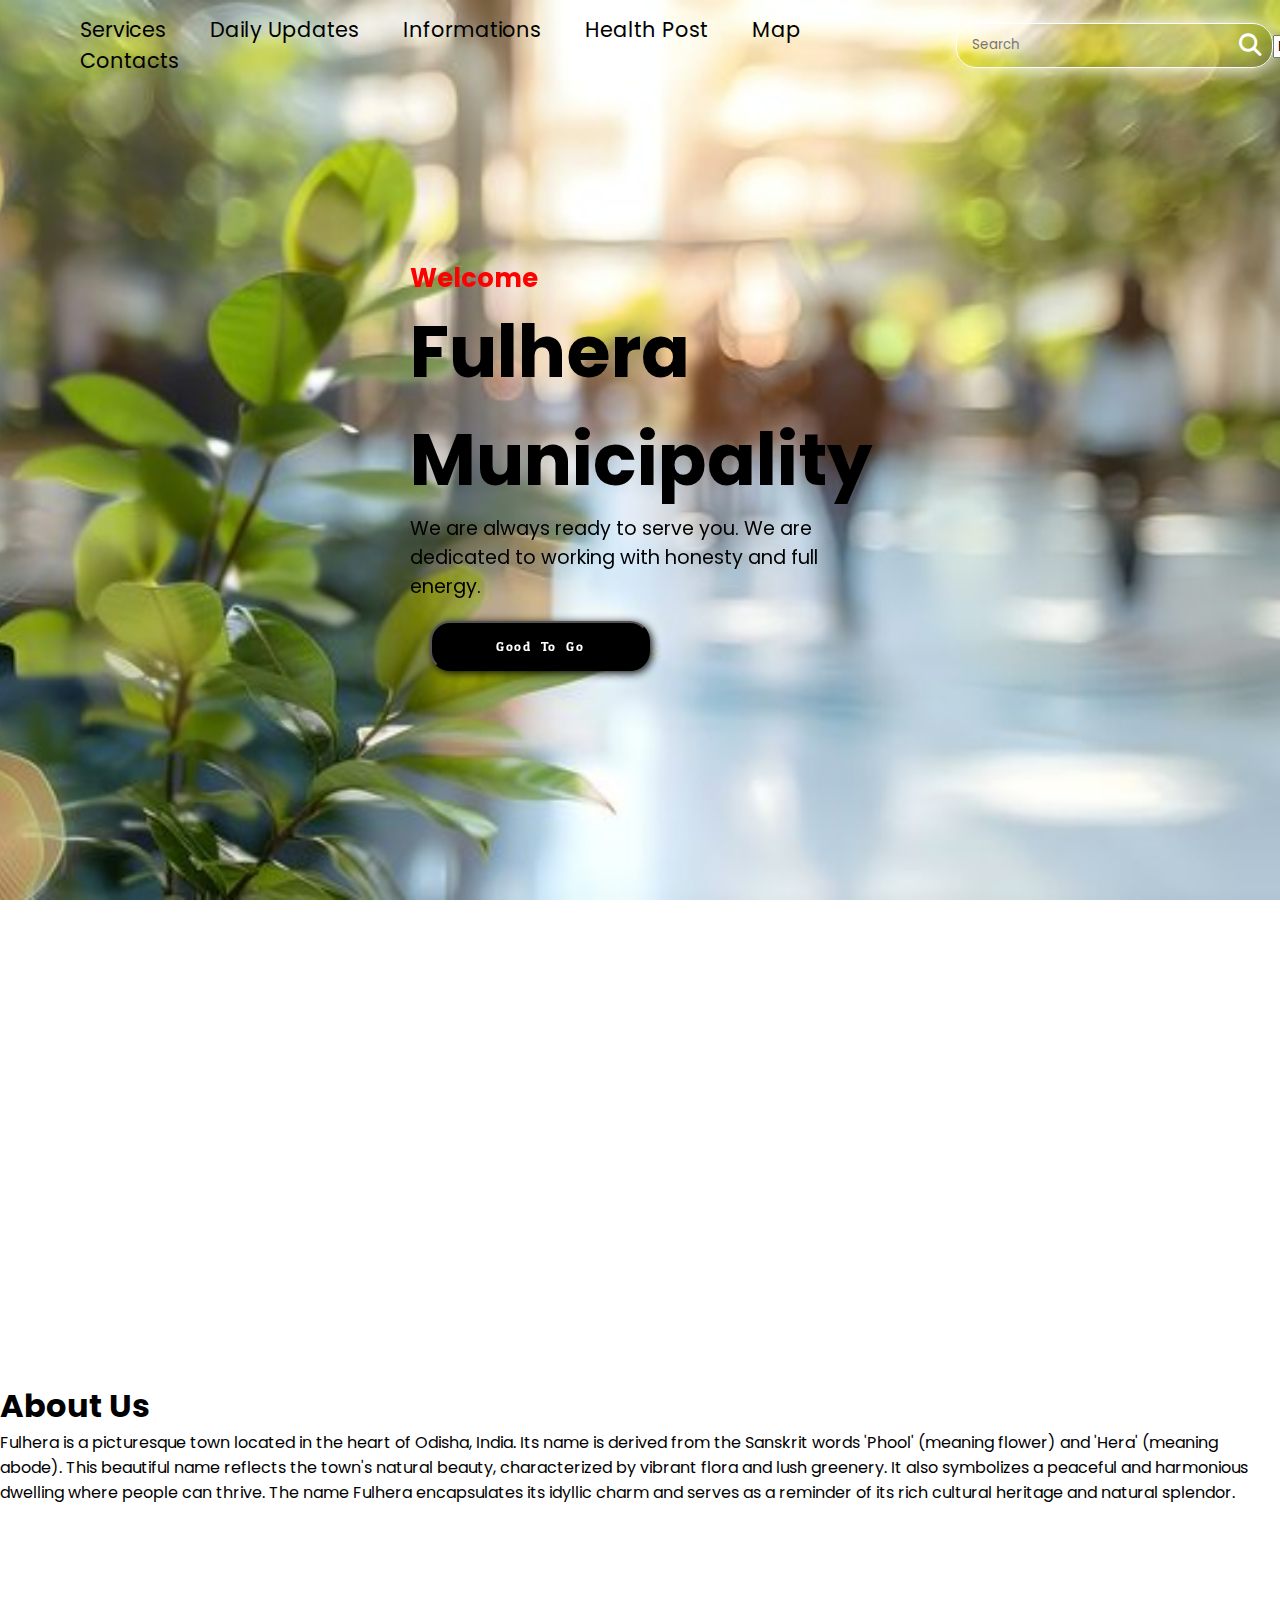
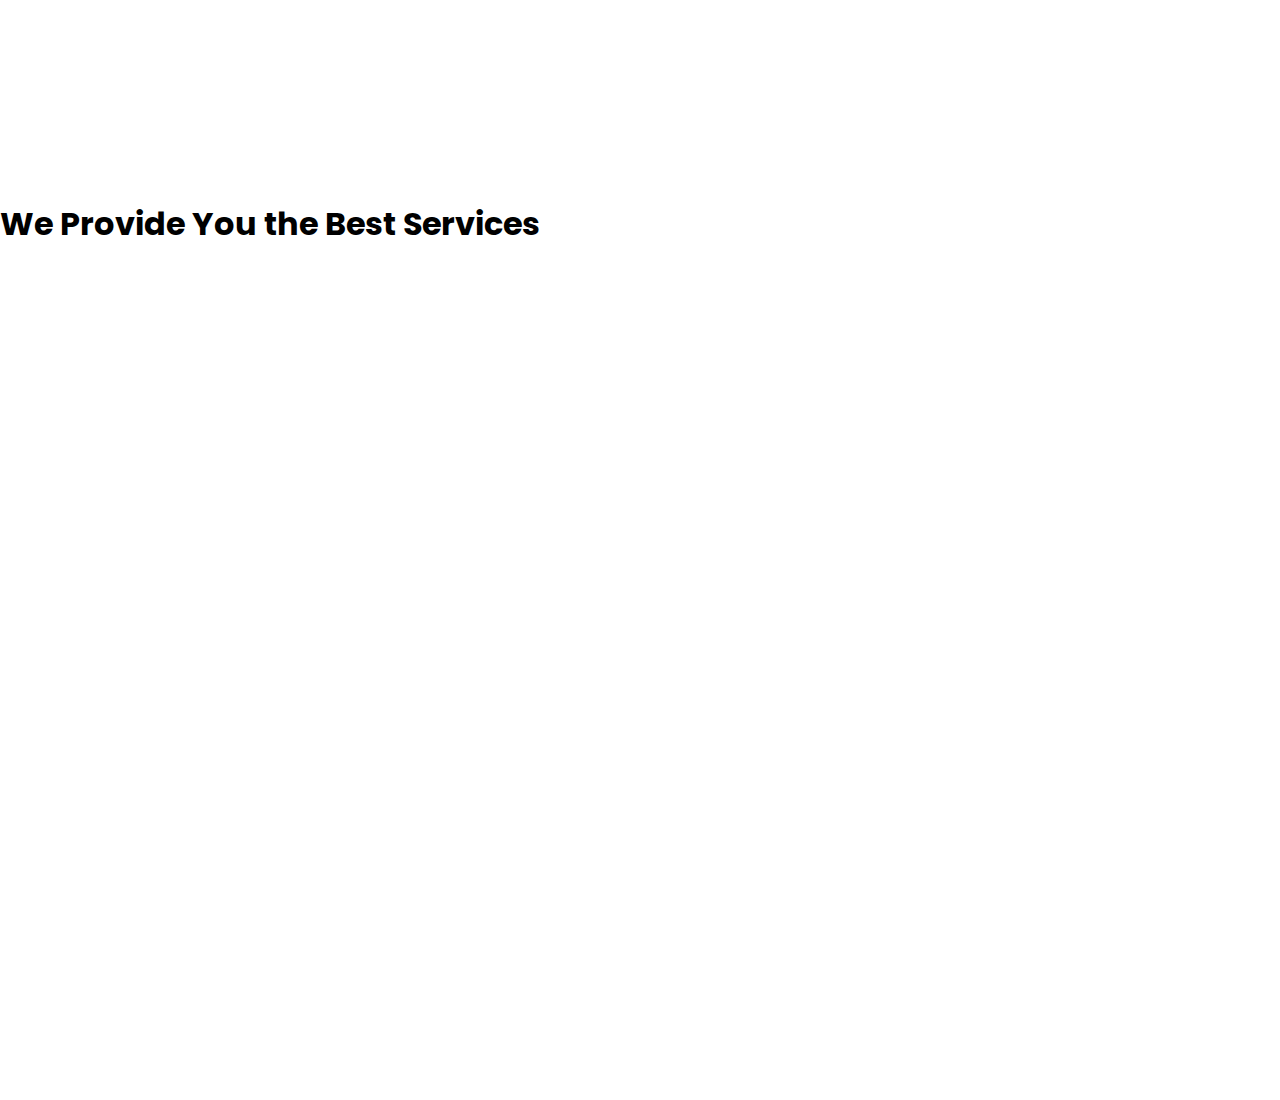
<file: index.html>
<!DOCTYPE html>
<html lang="en">

<head>
  <meta charset="UTF-8">
  <meta name="viewport" content="width=device-width, initial-scale=1.0">
  <link rel="stylesheet" href="https://cdnjs.cloudflare.com/ajax/libs/font-awesome/6.5.1/css/all.min.css">
  <link rel="stylesheet" href="https://unpkg.com/aos@next/dist/aos.css" />
  <link rel="stylesheet" href="style.css">
  <title>Fulhera Municipality</title>
</head>

<body>
  <nav>
    <div class="wrapper">
      <div class="nav-container">
        <div class="links">
          <a href="#" data-key="services">Services</a>
          <a href="#" data-key="dailyUpdates">Daily Updates</a>
          <a href="#" data-key="informations">Informations</a>
          <a href="#" data-key="healthPost">Health Post</a>
          <a href="#" data-key="map">Map</a>
          <a href="#" data-key="contacts">Contacts</a>
        </div>
        <div class="search">
          <input type="search" placeholder="Search">
          <i class="fa-solid fa-magnifying-glass"></i>
        </div>
        <div class="language-switcher">
          <select onchange="changeLanguage(this.value)">
            <option value="en">English</option>
            <option value="hi">हिंदी</option>
          </select>
        </div>
      </div>
    </div>
  </nav>

  <section class="landingpage">
    <div class="content">
      <div class="heading" data-aos="fade-right" data-aos-duration="2000">
        <h3 data-key="welcome">Welcome</h3>
        <h1 data-key="municipality">Fulhera Municipality</h1>
        <p data-key="intro">We are always ready to serve you. We are dedicated to working with honesty and full energy.</p>
        <button data-key="goButton">Good To Go</button>
      </div>
    </div>
  </section>

  <section class="aboutus">
    <div class="container">
      <img src="about.jpg" data-aos="zoom-in" data-aos-duration="1000">
      <div class="aboutus-content">
        <h1 data-key="aboutUs">About Us</h1>
        <p data-key="aboutUsContent">
          Fulhera is a picturesque town located in the heart of Odisha, India. Its name is derived from the Sanskrit words 'Phool' (meaning flower) and 'Hera' (meaning abode). This beautiful name reflects the town's natural beauty, characterized by vibrant flora and lush greenery. It also symbolizes a peaceful and harmonious dwelling where people can thrive. The name Fulhera encapsulates its idyllic charm and serves as a reminder of its rich cultural heritage and natural splendor.
        </p>
      </div>
    </div>
  </section>

  <section class="details-services">
    <div class="title">
      <h1 data-key="servicesTitle">We Provide You the Best Services</h1>
    </div>
    <div class="services">
      <div class="card" data-aos="fade-up" data-aos-duration="1000">
        <div class="discription">
          <h1 data-key="publicSafety">Public Safety</h1>
          <p data-key="publicSafetyContent">Provide information about emergency services, disaster preparedness, safety guidelines, community monitoring programs, and public alerts to ensure the safety and well-being of citizens.</p>
        </div>
      </div>
      <div class="card" data-aos="fade-up" data-aos-duration="1000" data-aos-delay="200">
        <div class="discription">
          <h1 data-key="transparency">Transparency and Accountability</h1>
          <p data-key="transparencyContent">Build trust by making public records accessible and implementing mechanisms for citizen oversight.</p>
        </div>
      </div>
      <div class="card" data-aos="fade-up" data-aos-duration="1000" data-aos-delay="400">
        <div class="discription">
          <h1 data-key="infoResources">Information and Resources</h1>
          <p data-key="infoResourcesContent">Provide valuable resources for citizens, including a municipal directory, FAQs, maps, and e-learning materials.</p>
        </div>
      </div>
      <div class="card" data-aos="fade-up" data-aos-duration="1000" data-aos-delay="600">
        <div class="discription">
          <h1 data-key="onlineServices">Online Services</h1>
          <p data-key="onlineServicesContent">Offer various essential services online, such as property tax payments, birth and death certificate applications, and grievance redressal.</p>
        </div>
      </div>
    </div>
  </section>

  <script src="https://unpkg.com/aos@next/dist/aos.js"></script>
  <script>
    AOS.init();
  </script>
  <script>
  </script>
</body>

</html>
</file>
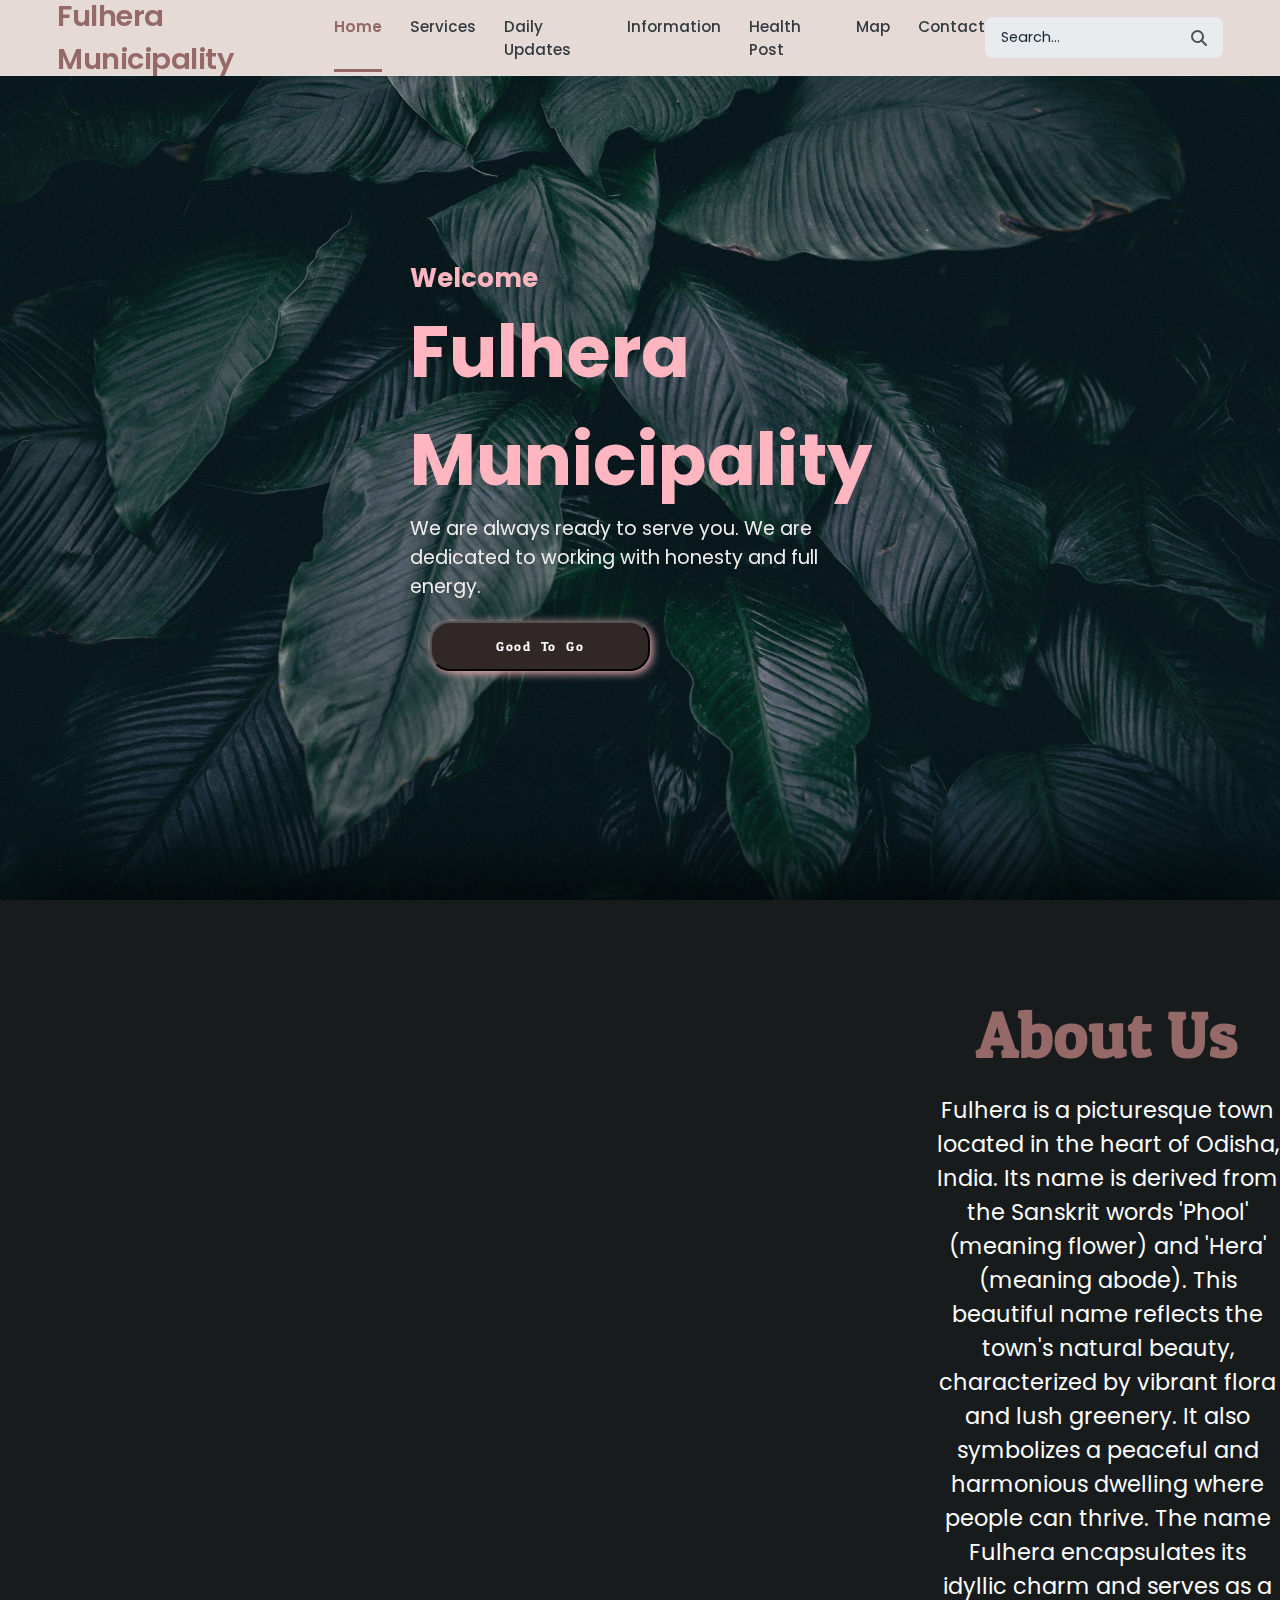
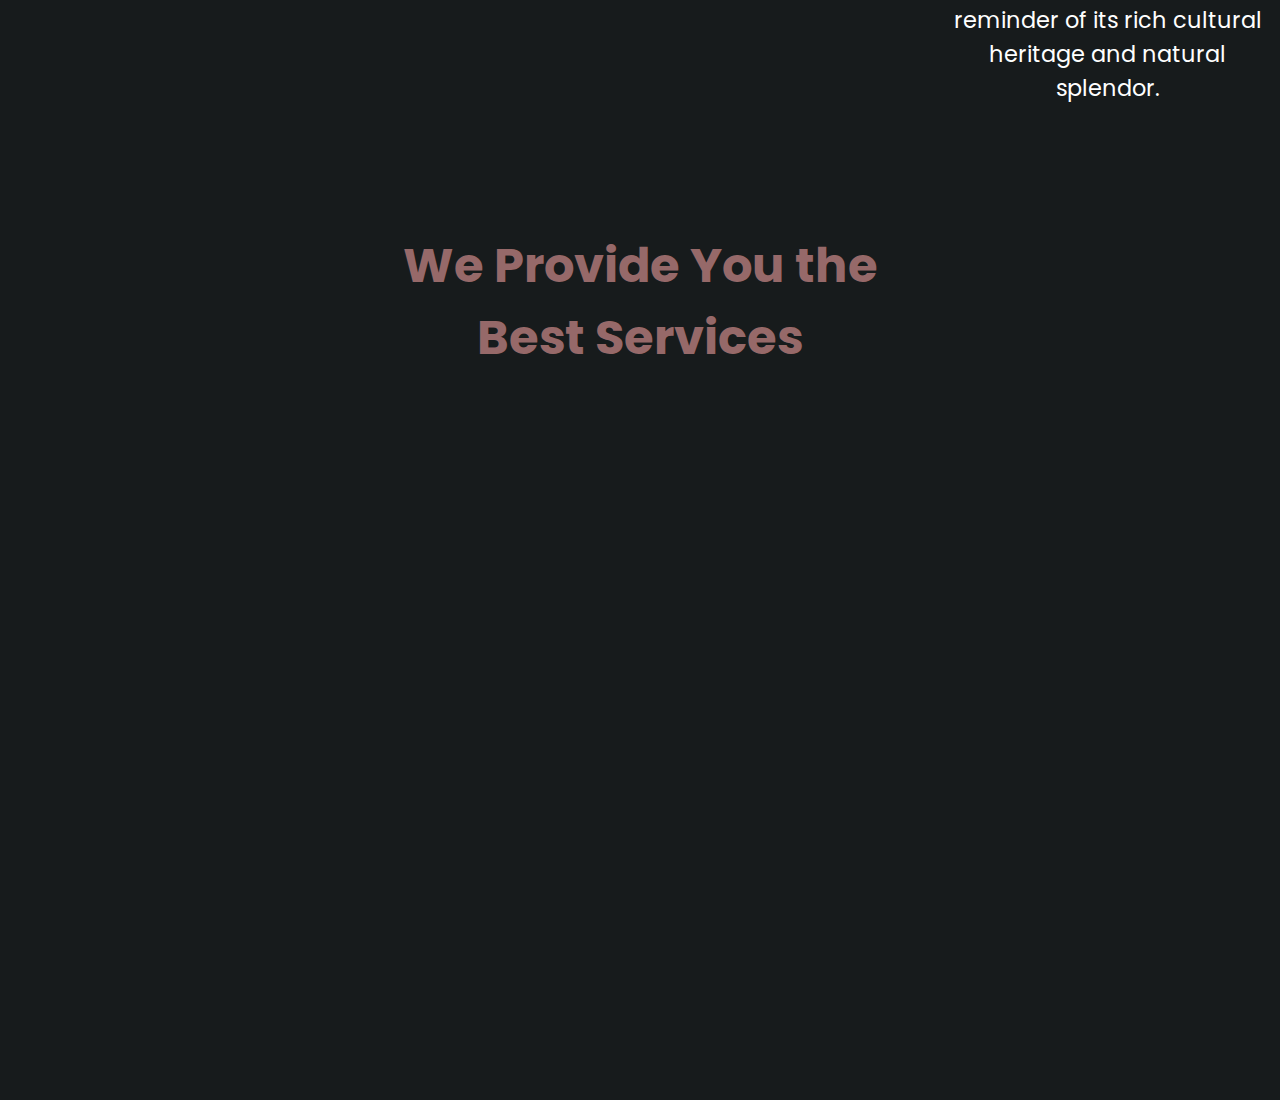
<file: Muncipality site/index.html>
<!DOCTYPE html>
<html lang="en">

<head>
  <meta charset="UTF-8">
  <meta name="viewport" content="width=device-width, initial-scale=1.0">
  <link rel="stylesheet" href="https://cdnjs.cloudflare.com/ajax/libs/font-awesome/6.5.1/css/all.min.css">
  <link rel="stylesheet" href="https://unpkg.com/aos@next/dist/aos.css" />
  <link rel="stylesheet" href="style.css">
  <link rel="stylesheet" href="navigation.css"> <!-- Added link to navigation.css -->
  <title>Fulhera Municipality</title>
</head>

<body>
  <nav>
    <div class="nav-wrapper">
      <div class="nav-container">
        <div class="nav-logo">
          <!-- <img src="path/to/your/logo.svg" alt="Fulhera Municipality Logo"> -->
          <a href="index.html" class="logo-link"><h1>Fulhera Municipality</h1></a>
        </div>
        <div class="nav-links">
          <a href="index.html" data-key="home" class="active">Home</a>
          <a href="services.html" data-key="services">Services</a>
          <a href="updates.html" data-key="dailyUpdates">Daily Updates</a>
          <a href="info.html" data-key="informations">Information</a>
          <a href="health.html" data-key="healthPost">Health Post</a>
          <a href="map.html" data-key="map">Map</a>
          <a href="contact.html" data-key="contacts">Contact</a>
        </div>
        <div class="nav-search">
          <input type="search" placeholder="Search...">
          <i class="fa-solid fa-magnifying-glass"></i>
        </div>
        <button class="nav-mobile-toggle">
          <i class="fa-solid fa-bars"></i>
        </button>
      </div>
    </div>
  </nav>

  <section class="landingpage">
    <div class="content">
      <div class="heading" data-aos="fade-right" data-aos-duration="2000">
        <h3 data-key="welcome">Welcome</h3>
        <h1 data-key="municipality">Fulhera Municipality</h1>
        <p data-key="intro">We are always ready to serve you. We are dedicated to working with honesty and full energy.</p>
        <button data-key="goButton">Good To Go</button>
      </div>
    </div>
  </section>

  <section class="aboutus">
    <div class="container">
      <img src="about.jpg" data-aos="zoom-in" data-aos-duration="1000">
      <div class="aboutus-content">
        <h1 data-key="aboutUs">About Us</h1>
        <p data-key="aboutUsContent">
          Fulhera is a picturesque town located in the heart of Odisha, India. Its name is derived from the Sanskrit words 'Phool' (meaning flower) and 'Hera' (meaning abode). This beautiful name reflects the town's natural beauty, characterized by vibrant flora and lush greenery. It also symbolizes a peaceful and harmonious dwelling where people can thrive. The name Fulhera encapsulates its idyllic charm and serves as a reminder of its rich cultural heritage and natural splendor.
        </p>
      </div>
    </div>
  </section>

  <section class="details-services">
    <div class="title">
      <h1 data-key="servicesTitle">We Provide You the Best Services</h1>
    </div>
    <div class="services">
      <div class="card" data-aos="fade-up" data-aos-duration="1000">
        <div class="discription">
          <h1 data-key="publicSafety">Public Safety</h1>
          <p data-key="publicSafetyContent">Provide information about emergency services, disaster preparedness, safety guidelines, community monitoring programs, and public alerts to ensure the safety and well-being of citizens.</p>
        </div>
      </div>
      <div class="card" data-aos="fade-up" data-aos-duration="1000" data-aos-delay="200">
        <div class="discription">
          <h1 data-key="transparency">Transparency and Accountability</h1>
          <p data-key="transparencyContent">Build trust by making public records accessible and implementing mechanisms for citizen oversight.</p>
        </div>
      </div>
      <div class="card" data-aos="fade-up" data-aos-duration="1000" data-aos-delay="400">
        <div class="discription">
          <h1 data-key="infoResources">Information and Resources</h1>
          <p data-key="infoResourcesContent">Provide valuable resources for citizens, including a municipal directory, FAQs, maps, and e-learning materials.</p>
        </div>
      </div>
      <div class="card" data-aos="fade-up" data-aos-duration="1000" data-aos-delay="600">
        <div class="discription">
          <h1 data-key="onlineServices">Online Services</h1>
          <p data-key="onlineServicesContent">Offer various essential services online, such as property tax payments, birth and death certificate applications, and grievance redressal.</p>
        </div>
      </div>
    </div>
  </section>

  <script src="https://unpkg.com/aos@next/dist/aos.js"></script>
  <script>
    AOS.init();
  </script>
  <script src="navigation.js"></script>
</body>

</html>
</file>
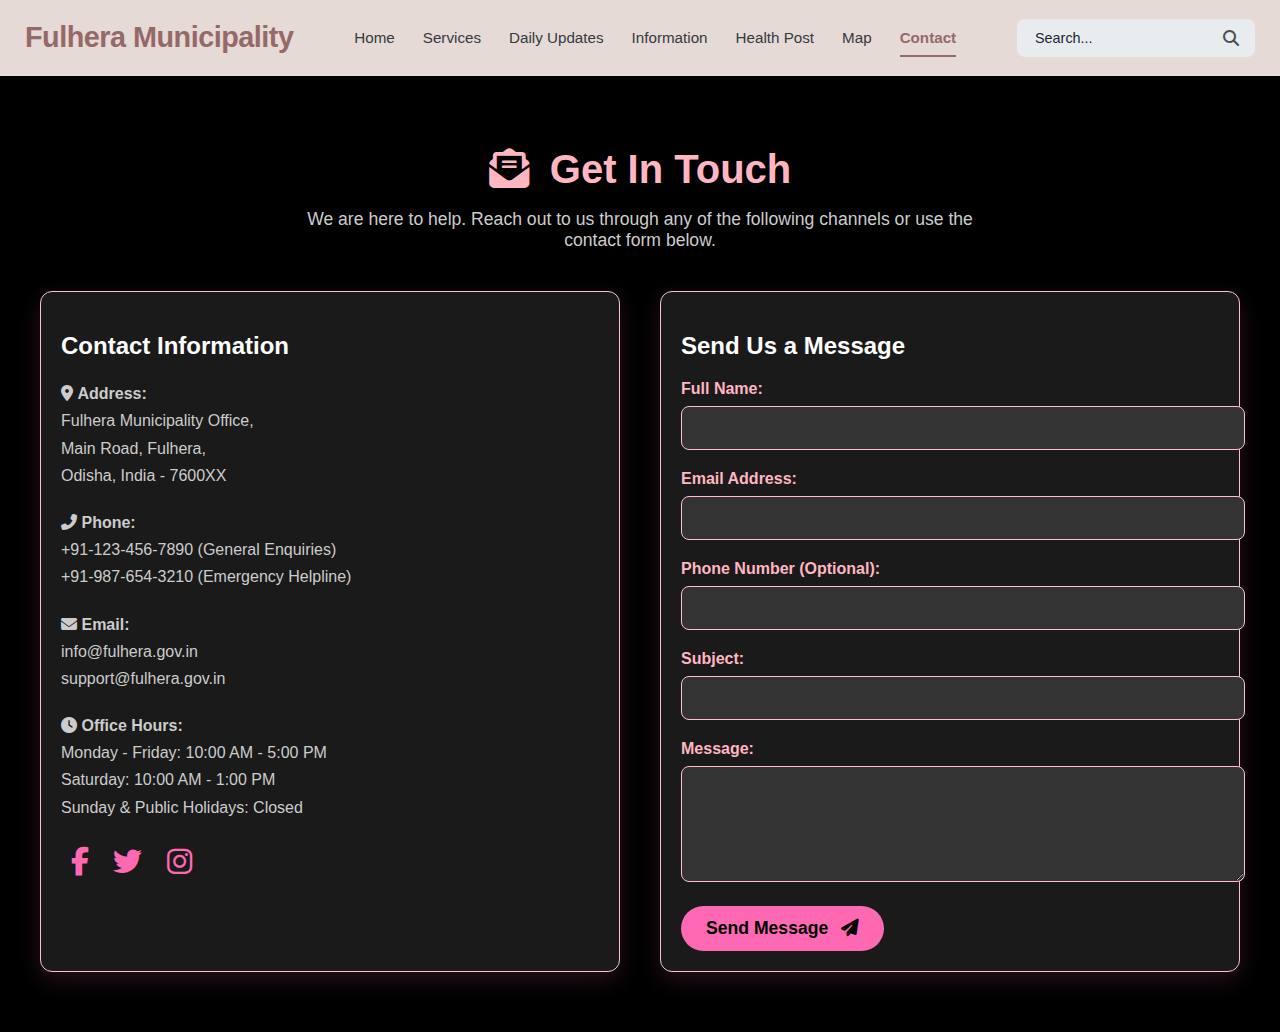
<file: Muncipality site/contact.html>
<!DOCTYPE html>
<html lang="en">
<head>
  <meta charset="UTF-8">
  <meta name="viewport" content="width=device-width, initial-scale=1.0">
  <title>Contact Us - Fulhera Municipality</title>
  <link rel="stylesheet" href="https://cdnjs.cloudflare.com/ajax/libs/font-awesome/6.5.1/css/all.min.css">
  <link rel="stylesheet" href="contact.css">
  <link rel="stylesheet" href="navigation.css">
</head>
<body>

  <nav>
    <div class="nav-wrapper">
      <div class="nav-container">
        <div class="nav-logo">
          <!-- <img src="path/to/your/logo.svg" alt="Fulhera Municipality Logo"> -->
          <a href="index.html" class="logo-link"><h1>Fulhera Municipality</h1></a>
        </div>
        <div class="nav-links">
          <a href="index.html" data-key="home">Home</a>
          <a href="services.html" data-key="services">Services</a>
          <a href="updates.html" data-key="dailyUpdates">Daily Updates</a>
          <a href="info.html" data-key="informations">Information</a>
          <a href="health.html" data-key="healthPost">Health Post</a>
          <a href="map.html" data-key="map">Map</a>
          <a href="contact.html" data-key="contacts" class="active">Contact</a>
        </div>
        <div class="nav-search">
          <input type="search" placeholder="Search...">
          <i class="fa-solid fa-magnifying-glass"></i>
        </div>
        <button class="nav-mobile-toggle">
          <i class="fa-solid fa-bars"></i>
        </button>
      </div>
    </div>
  </nav>

  <section class="contact-section">
    <h1><i class="fas fa-envelope-open-text"></i> Get In Touch</h1>
    <p class="section-intro">We are here to help. Reach out to us through any of the following channels or use the contact form below.</p>
    
    <div class="contact-container">
      <div class="contact-info">
        <h2>Contact Information</h2>
        <p><i class="fas fa-map-marker-alt"></i> <strong>Address:</strong><br>Fulhera Municipality Office,<br>Main Road, Fulhera,<br>Odisha, India - 7600XX</p>
        <p><i class="fas fa-phone-alt"></i> <strong>Phone:</strong><br><a href="tel:+911234567890">+91-123-456-7890</a> (General Enquiries)<br><a href="tel:+919876543210">+91-987-654-3210</a> (Emergency Helpline)</p>
        <p><i class="fas fa-envelope"></i> <strong>Email:</strong><br><a href="mailto:info@fulhera.gov.in">info@fulhera.gov.in</a><br><a href="mailto:support@fulhera.gov.in">support@fulhera.gov.in</a></p>
        <p><i class="fas fa-clock"></i> <strong>Office Hours:</strong><br>Monday - Friday: 10:00 AM - 5:00 PM<br>Saturday: 10:00 AM - 1:00 PM<br>Sunday & Public Holidays: Closed</p>
        <div class="social-links">
          <a href="#" title="Facebook"><i class="fab fa-facebook-f"></i></a>
          <a href="#" title="Twitter"><i class="fab fa-twitter"></i></a>
          <a href="#" title="Instagram"><i class="fab fa-instagram"></i></a>
        </div>
      </div>
      
      <div class="contact-form-container">
        <h2>Send Us a Message</h2>
        <form id="contactForm" action="#" method="POST">
          <div class="form-group">
            <label for="name">Full Name:</label>
            <input type="text" id="name" name="name" required>
          </div>
          <div class="form-group">
            <label for="email">Email Address:</label>
            <input type="email" id="email" name="email" required>
          </div>
          <div class="form-group">
            <label for="phone">Phone Number (Optional):</label>
            <input type="tel" id="phone" name="phone">
          </div>
          <div class="form-group">
            <label for="subject">Subject:</label>
            <input type="text" id="subject" name="subject" required>
          </div>
          <div class="form-group">
            <label for="message">Message:</label>
            <textarea id="message" name="message" rows="6" required></textarea>
          </div>
          <button type="submit" class="submit-btn">Send Message <i class="fas fa-paper-plane"></i></button>
        </form>
      </div>
    </div>
  </section>

<script src="navigation.js"></script>
<script>
  // Basic form submission handling (can be expanded)
  document.getElementById('contactForm').addEventListener('submit', function(event) {
    event.preventDefault(); // Prevent actual submission for this example
    alert('Thank you for your message! We will get back to you soon.');
    this.reset(); // Reset form fields
  });
</script>
</body>
</html>
</file>
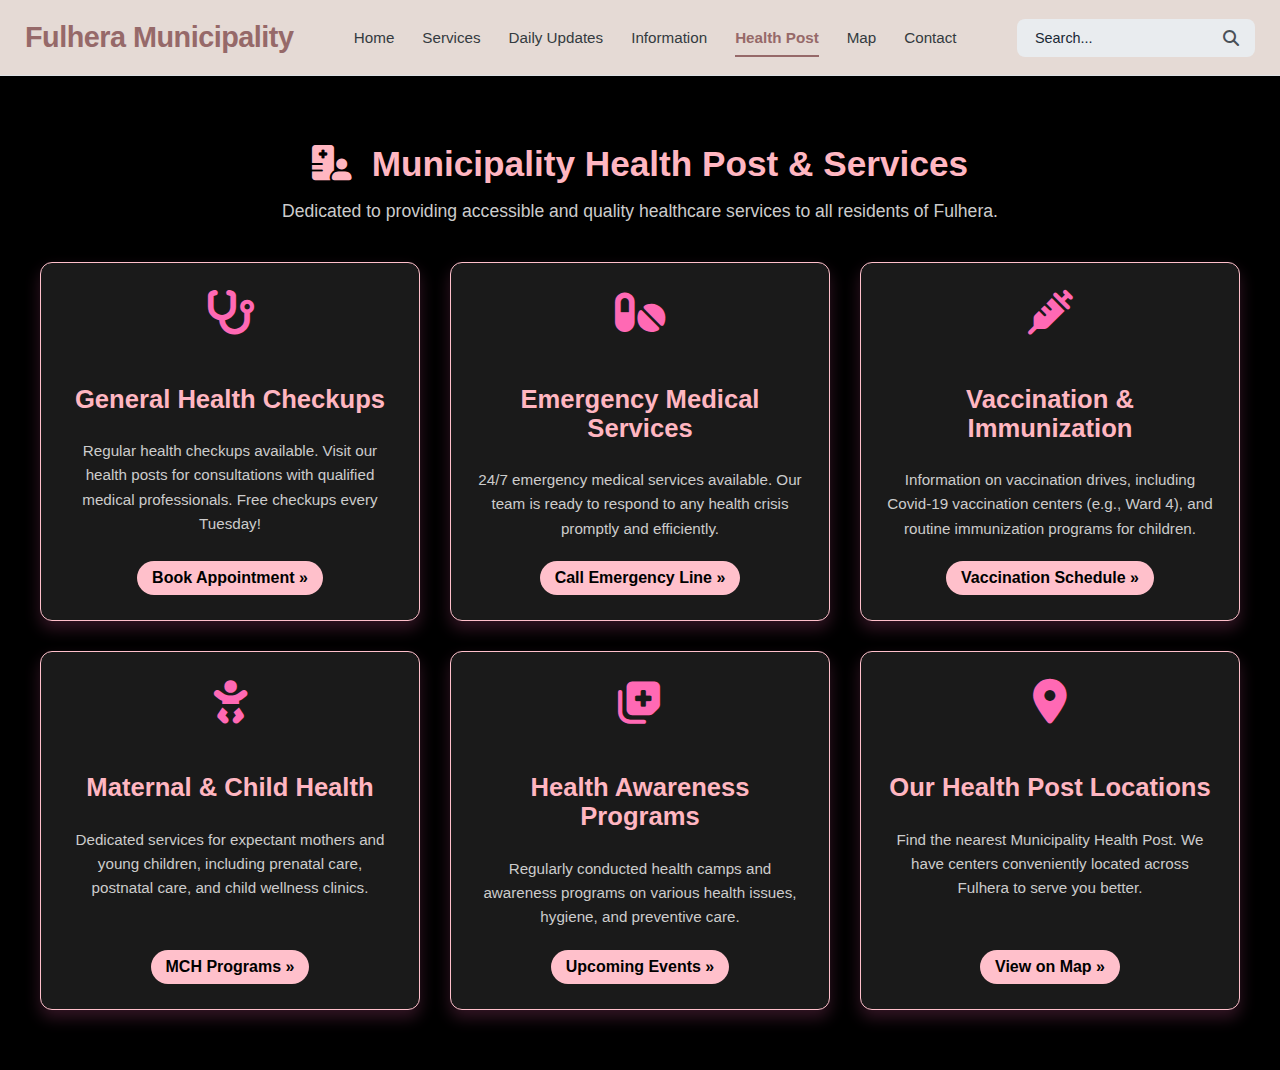
<file: Muncipality site/health.html>
<!DOCTYPE html>
<html lang="en">
<head>
  <meta charset="UTF-8">
  <meta name="viewport" content="width=device-width, initial-scale=1.0">
  <title>Health Post - Fulhera Municipality</title>
  <link rel="stylesheet" href="https://cdnjs.cloudflare.com/ajax/libs/font-awesome/6.5.1/css/all.min.css">
  <link rel="stylesheet" href="health.css">
  <link rel="stylesheet" href="navigation.css">
</head>
<body>

  <nav>
    <div class="nav-wrapper">
      <div class="nav-container">
        <div class="nav-logo">
          <!-- <img src="path/to/your/logo.svg" alt="Fulhera Municipality Logo"> -->
          <a href="index.html" class="logo-link"><h1>Fulhera Municipality</h1></a>
        </div>
        <div class="nav-links">
          <a href="index.html" data-key="home">Home</a>
          <a href="services.html" data-key="services">Services</a>
          <a href="updates.html" data-key="dailyUpdates">Daily Updates</a>
          <a href="info.html" data-key="informations">Information</a>
          <a href="health.html" data-key="healthPost" class="active">Health Post</a>
          <a href="map.html" data-key="map">Map</a>
          <a href="contact.html" data-key="contacts">Contact</a>
        </div>
        <div class="nav-search">
          <input type="search" placeholder="Search...">
          <i class="fa-solid fa-magnifying-glass"></i>
        </div>
        <button class="nav-mobile-toggle">
          <i class="fa-solid fa-bars"></i>
        </button>
      </div>
    </div>
  </nav>

  <section class="health-section">
    <h1><i class="fas fa-hospital-user"></i> Municipality Health Post & Services</h1>
    <p class="section-intro">Dedicated to providing accessible and quality healthcare services to all residents of Fulhera.</p>
    
    <div class="health-services-grid">
      <div class="health-service-card">
        <div class="health-icon"><i class="fas fa-stethoscope"></i></div>
        <h3>General Health Checkups</h3>
        <p>Regular health checkups available. Visit our health posts for consultations with qualified medical professionals. Free checkups every Tuesday!</p>
        <a href="#" class="learn-more">Book Appointment &raquo;</a>
      </div>
      <div class="health-service-card">
        <div class="health-icon"><i class="fas fa-pills"></i></div> <!-- Changed icon for variety -->
        <h3>Emergency Medical Services</h3>
        <p>24/7 emergency medical services available. Our team is ready to respond to any health crisis promptly and efficiently.</p>
        <a href="contact.html" class="learn-more">Call Emergency Line &raquo;</a>
      </div>
      <div class="health-service-card">
        <div class="health-icon"><i class="fas fa-syringe"></i></div>
        <h3>Vaccination & Immunization</h3>
        <p>Information on vaccination drives, including Covid-19 vaccination centers (e.g., Ward 4), and routine immunization programs for children.</p>
        <a href="#" class="learn-more">Vaccination Schedule &raquo;</a>
      </div>
      <div class="health-service-card">
        <div class="health-icon"><i class="fas fa-baby"></i></div>
        <h3>Maternal & Child Health</h3>
        <p>Dedicated services for expectant mothers and young children, including prenatal care, postnatal care, and child wellness clinics.</p>
        <a href="#" class="learn-more">MCH Programs &raquo;</a>
      </div>
      <div class="health-service-card">
        <div class="health-icon"><i class="fas fa-notes-medical"></i></div>
        <h3>Health Awareness Programs</h3>
        <p>Regularly conducted health camps and awareness programs on various health issues, hygiene, and preventive care.</p>
        <a href="#" class="learn-more">Upcoming Events &raquo;</a>
      </div>
      <div class="health-service-card">
        <div class="health-icon"><i class="fas fa-map-marker-alt"></i></div>
        <h3>Our Health Post Locations</h3>
        <p>Find the nearest Municipality Health Post. We have centers conveniently located across Fulhera to serve you better.</p>
        <a href="map.html" class="learn-more">View on Map &raquo;</a>
      </div>
    </div>
  </section>

<script src="navigation.js"></script>
</body>
</html>
</file>
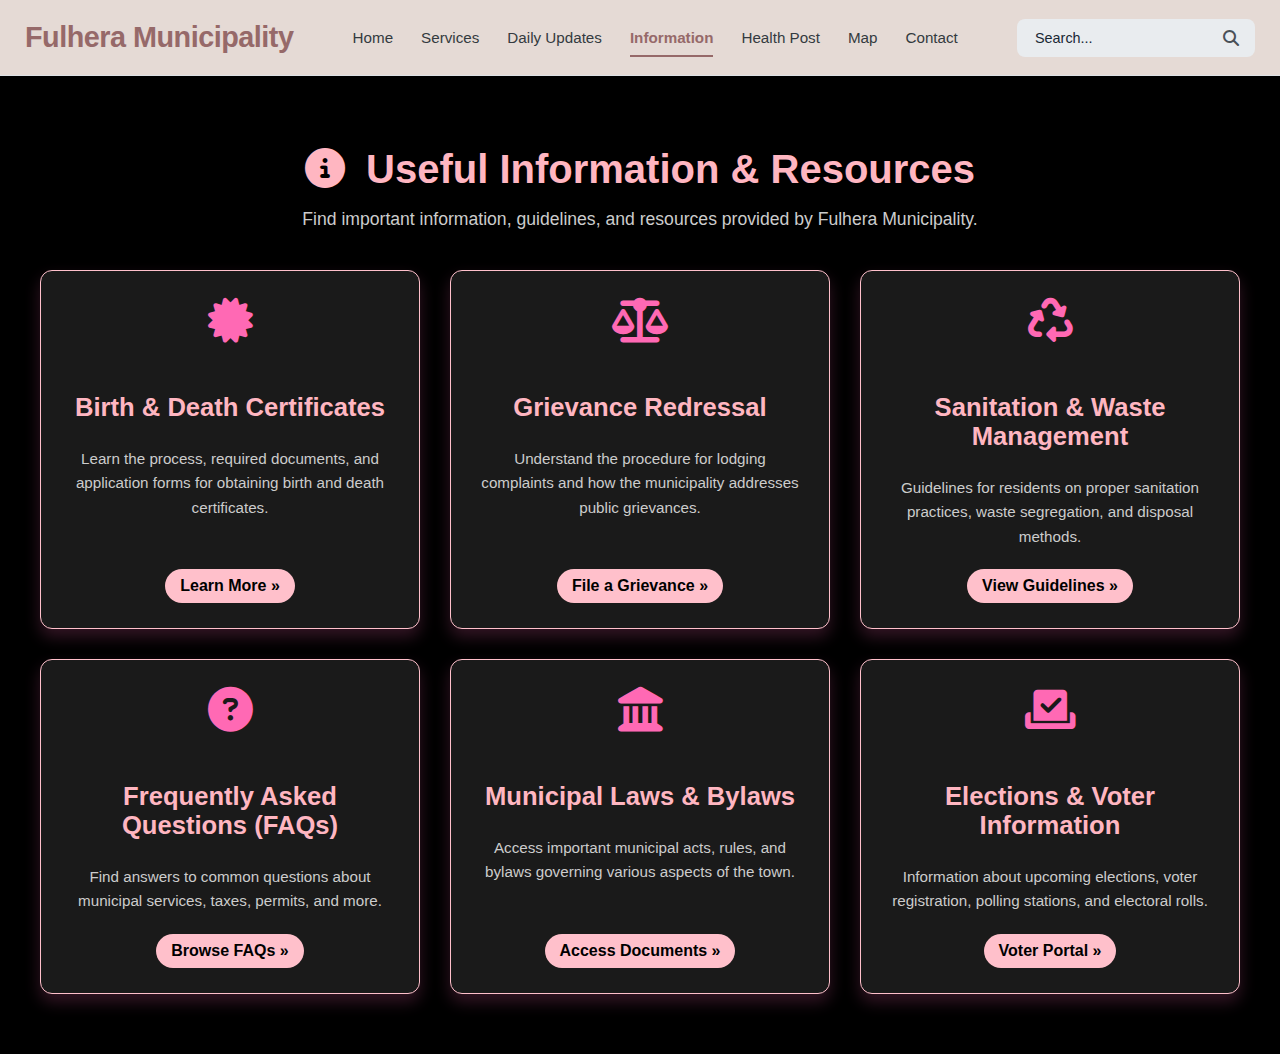
<file: Muncipality site/info.html>
<!DOCTYPE html>
<html lang="en">
<head>
  <meta charset="UTF-8">
  <meta name="viewport" content="width=device-width, initial-scale=1.0">
  <title>Information - Fulhera Municipality</title>
  <link rel="stylesheet" href="https://cdnjs.cloudflare.com/ajax/libs/font-awesome/6.5.1/css/all.min.css">
  <link rel="stylesheet" href="info.css">
  <link rel="stylesheet" href="navigation.css">
</head>
<body>

  <nav>
    <div class="nav-wrapper">
      <div class="nav-container">
        <div class="nav-logo">
          <!-- <img src="path/to/your/logo.svg" alt="Fulhera Municipality Logo"> -->
          <a href="index.html" class="logo-link"><h1>Fulhera Municipality</h1></a>
        </div>
        <div class="nav-links">
          <a href="index.html" data-key="home">Home</a>
          <a href="services.html" data-key="services">Services</a>
          <a href="updates.html" data-key="dailyUpdates">Daily Updates</a>
          <a href="info.html" data-key="informations" class="active">Information</a>
          <a href="health.html" data-key="healthPost">Health Post</a>
          <a href="map.html" data-key="map">Map</a>
          <a href="contact.html" data-key="contacts">Contact</a>
        </div>
        <div class="nav-search">
          <input type="search" placeholder="Search...">
          <i class="fa-solid fa-magnifying-glass"></i>
        </div>
        <button class="nav-mobile-toggle">
          <i class="fa-solid fa-bars"></i>
        </button>
      </div>
    </div>
  </nav>

  <section class="info-section">
    <h1><i class="fas fa-info-circle"></i> Useful Information & Resources</h1>
    <p class="section-intro">Find important information, guidelines, and resources provided by Fulhera Municipality.</p>
    <div class="info-grid">
      <div class="info-card">
        <div class="info-icon"><i class="fas fa-certificate"></i></div>
        <h3>Birth & Death Certificates</h3>
        <p>Learn the process, required documents, and application forms for obtaining birth and death certificates.</p>
        <a href="#" class="learn-more">Learn More &raquo;</a>
      </div>
      <div class="info-card">
        <div class="info-icon"><i class="fas fa-balance-scale"></i></div>
        <h3>Grievance Redressal</h3>
        <p>Understand the procedure for lodging complaints and how the municipality addresses public grievances.</p>
        <a href="#" class="learn-more">File a Grievance &raquo;</a>
      </div>
      <div class="info-card">
        <div class="info-icon"><i class="fas fa-recycle"></i></div>
        <h3>Sanitation & Waste Management</h3>
        <p>Guidelines for residents on proper sanitation practices, waste segregation, and disposal methods.</p>
        <a href="#" class="learn-more">View Guidelines &raquo;</a>
      </div>
      <div class="info-card">
        <div class="info-icon"><i class="fas fa-question-circle"></i></div>
        <h3>Frequently Asked Questions (FAQs)</h3>
        <p>Find answers to common questions about municipal services, taxes, permits, and more.</p>
        <a href="#" class="learn-more">Browse FAQs &raquo;</a>
      </div>
      <div class="info-card">
        <div class="info-icon"><i class="fas fa-landmark"></i></div>
        <h3>Municipal Laws & Bylaws</h3>
        <p>Access important municipal acts, rules, and bylaws governing various aspects of the town.</p>
        <a href="#" class="learn-more">Access Documents &raquo;</a>
      </div>
      <div class="info-card">
        <div class="info-icon"><i class="fas fa-vote-yea"></i></div>
        <h3>Elections & Voter Information</h3>
        <p>Information about upcoming elections, voter registration, polling stations, and electoral rolls.</p>
        <a href="#" class="learn-more">Voter Portal &raquo;</a>
      </div>
    </div>
  </section>

<script src="navigation.js"></script>
</body>
</html>
</file>
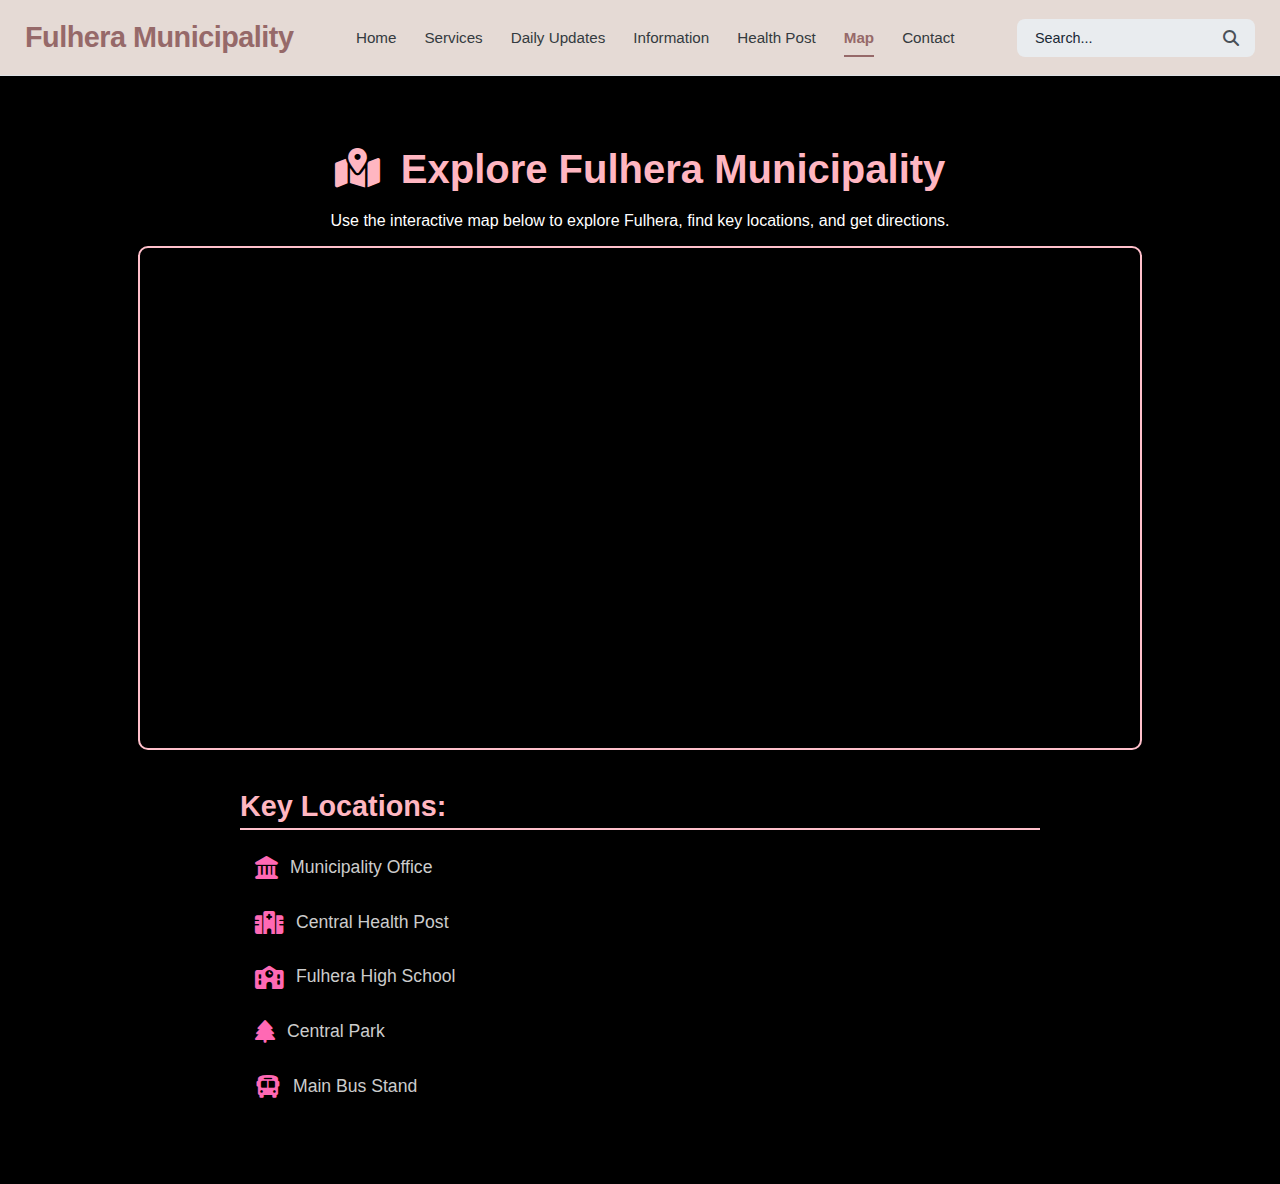
<file: Muncipality site/map.html>
<!DOCTYPE html>
<html lang="en">
<head>
  <meta charset="UTF-8">
  <meta name="viewport" content="width=device-width, initial-scale=1.0">
  <title>Map - Fulhera Municipality</title>
  <link rel="stylesheet" href="https://cdnjs.cloudflare.com/ajax/libs/font-awesome/6.5.1/css/all.min.css">
  <link rel="stylesheet" href="map.css">
  <link rel="stylesheet" href="navigation.css">
</head>
<body>

  <nav>
    <div class="nav-wrapper">
      <div class="nav-container">
        <div class="nav-logo">
          <!-- <img src="path/to/your/logo.svg" alt="Fulhera Municipality Logo"> -->
          <a href="index.html" class="logo-link"><h1>Fulhera Municipality</h1></a>
        </div>
        <div class="nav-links">
          <a href="index.html" data-key="home">Home</a>
          <a href="services.html" data-key="services">Services</a>
          <a href="updates.html" data-key="dailyUpdates">Daily Updates</a>
          <a href="info.html" data-key="informations">Information</a>
          <a href="health.html" data-key="healthPost">Health Post</a>
          <a href="map.html" data-key="map" class="active">Map</a>
          <a href="contact.html" data-key="contacts">Contact</a>
        </div>
        <div class="nav-search">
          <input type="search" placeholder="Search...">
          <i class="fa-solid fa-magnifying-glass"></i>
        </div>
        <button class="nav-mobile-toggle">
          <i class="fa-solid fa-bars"></i>
        </button>
      </div>
    </div>
  </nav>

  <section class="map-section">
    <h1><i class="fas fa-map-marked-alt"></i> Explore Fulhera Municipality</h1>
    <p class="section-intro">Use the interactive map below to explore Fulhera, find key locations, and get directions.</p>
    <div class="map-container">
      <iframe src="https://www.google.com/maps/embed?pb=!1m18!1m12!1m3!1d12345.67890123456!2dYOUR_LONGITUDE!3dYOUR_LATITUDE!2m3!1f0!2f0!3f0!3m2!1i1024!2i768!4f13.1!3m3!1m2!1s0x0%3AYOUR_PLACE_ID!2sFulhera%20Municipality%20Office!5e0!3m2!1sen!2sin!4v1234567890123" allowfullscreen="" loading="lazy" referrerpolicy="no-referrer-when-downgrade"></iframe>
    </div>
    <div class="map-key-locations">
      <h2>Key Locations:</h2>
      <ul>
        <li><i class="fas fa-landmark"></i> Municipality Office</li>
        <li><i class="fas fa-hospital"></i> Central Health Post</li>
        <li><i class="fas fa-school"></i> Fulhera High School</li>
        <li><i class="fas fa-tree"></i> Central Park</li>
        <li><i class="fas fa-bus"></i> Main Bus Stand</li>
      </ul>
    </div>
  </section>

<script src="navigation.js"></script>
</body>
</html>
</file>
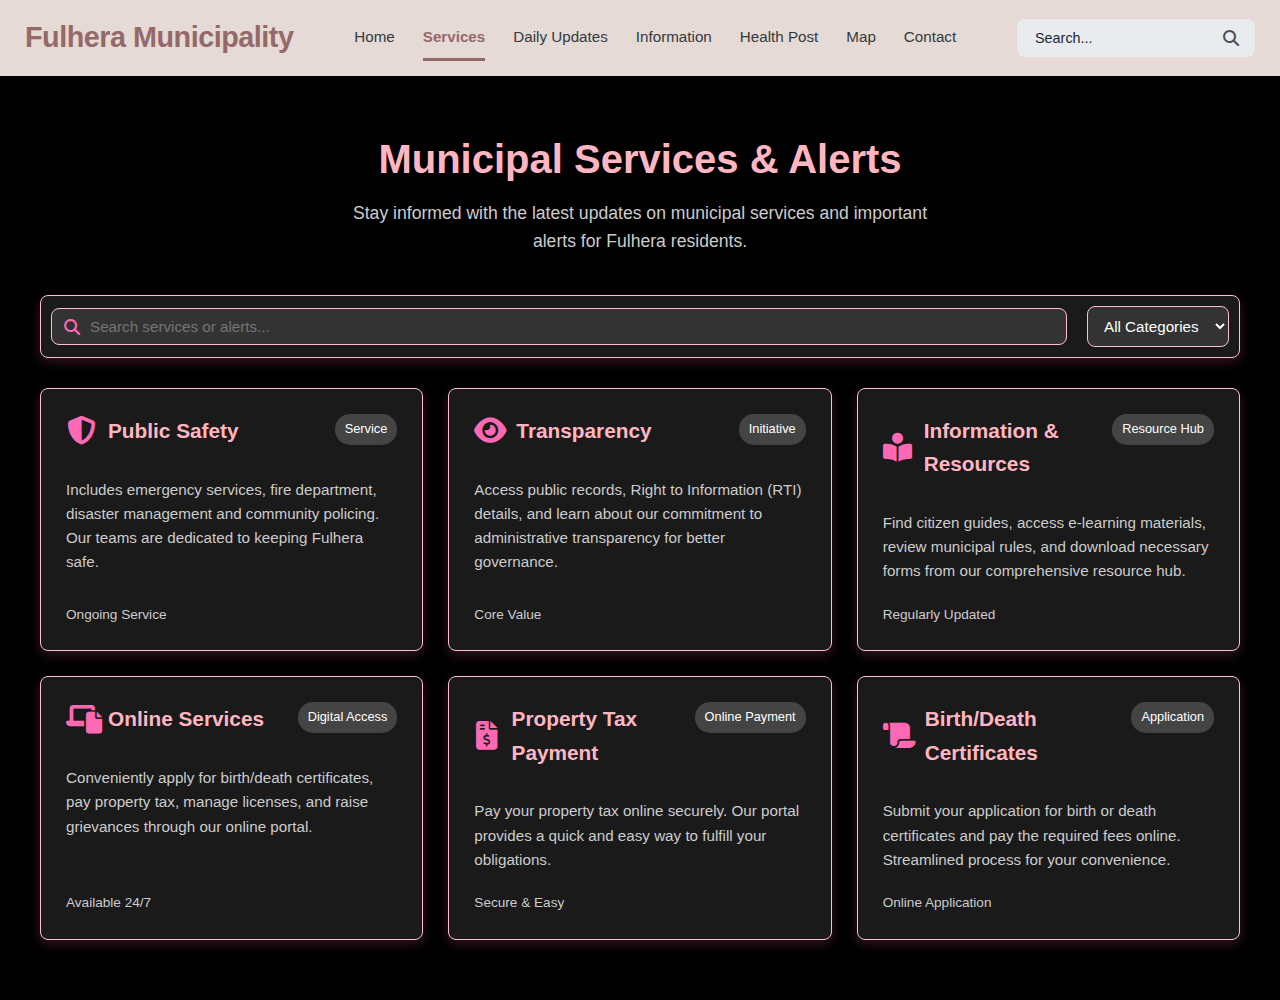
<file: Muncipality site/services.html>
<!DOCTYPE html>
<html lang="en">
<head>
  <meta charset="UTF-8">
  <meta name="viewport" content="width=device-width, initial-scale=1.0">
  <title>Services - Fulhera Municipality</title>
  <link rel="stylesheet" href="https://cdnjs.cloudflare.com/ajax/libs/font-awesome/6.5.1/css/all.min.css">
  <link rel="stylesheet" href="services.css">
  <link rel="stylesheet" href="navigation.css">
</head>
<body>

  <nav>
    <div class="nav-wrapper">
      <div class="nav-container">
        <div class="nav-logo">
          <!-- <img src="path/to/your/logo.svg" alt="Fulhera Municipality Logo"> -->
          <a href="index.html" class="logo-link"><h1>Fulhera Municipality</h1></a>
        </div>
        <div class="nav-links">
          <a href="index.html" data-key="home">Home</a>
          <a href="services.html" data-key="services" class="active">Services</a>
          <a href="updates.html" data-key="dailyUpdates">Daily Updates</a>
          <a href="info.html" data-key="informations">Information</a>
          <a href="health.html" data-key="healthPost">Health Post</a>
          <a href="map.html" data-key="map">Map</a>
          <a href="contact.html" data-key="contacts">Contact</a>
        </div>
        <div class="nav-search">
          <input type="search" placeholder="Search...">
          <i class="fa-solid fa-magnifying-glass"></i>
        </div>
        <button class="nav-mobile-toggle">
          <i class="fa-solid fa-bars"></i>
        </button>
      </div>
    </div>
  </nav>

  <section class="services-section">
    <div class="services-header">
      <h1>Municipal Services & Alerts</h1>
      <p>Stay informed with the latest updates on municipal services and important alerts for Fulhera residents.</p>
    </div>

    <div class="services-controls">
      <div class="search-bar">
        <i class="fa-solid fa-magnifying-glass"></i>
        <input type="text" id="serviceSearch" placeholder="Search services or alerts...">
      </div>
      <div class="filter-dropdown">
        <select id="categoryFilter">
          <option value="all">All Categories</option>
          <option value="utilities">Utilities</option>
          <option value="safety">Public Safety</option>
          <option value="community">Community</option>
          <option value="administrative">Administrative</option>
          <option value="alerts">Alerts</option>
        </select>
      </div>
    </div>

    <div class="services-grid" id="servicesGrid">
      <!-- Original Service: Public Safety -->
      <div class="service-card" data-category="safety" data-title="Public Safety" data-description="Includes emergency services, fire department, disaster management and community policing.">
        <div class="service-card-header">
          <div class="service-title-group">
            <i class="fa-solid fa-shield-halved"></i> <!-- Icon for Public Safety -->
            <h2>Public Safety</h2>
          </div>
          <span class="service-category info">Service</span>
        </div>
        <div class="service-card-body">
          <p>Includes emergency services, fire department, disaster management and community policing. Our teams are dedicated to keeping Fulhera safe.</p>
        </div>
        <div class="service-card-footer">
          <span>Ongoing Service</span>
        </div>
      </div>

      <!-- Original Service: Transparency -->
      <div class="service-card" data-category="administrative" data-title="Transparency in Governance" data-description="Public records, RTI, and administrative transparency for better governance.">
        <div class="service-card-header">
          <div class="service-title-group">
            <i class="fa-solid fa-eye"></i> <!-- Icon for Transparency -->
            <h2>Transparency</h2>
          </div>
          <span class="service-category info">Initiative</span>
        </div>
        <div class="service-card-body">
          <p>Access public records, Right to Information (RTI) details, and learn about our commitment to administrative transparency for better governance.</p>
        </div>
        <div class="service-card-footer">
          <span>Core Value</span>
        </div>
      </div>

      <!-- Original Service: Information & Resources -->
      <div class="service-card" data-category="community" data-title="Information & Resources" data-description="Access to citizen guides, e-learning, municipal rules, and forms.">
        <div class="service-card-header">
          <div class="service-title-group">
            <i class="fa-solid fa-book-open-reader"></i> <!-- Icon for Information -->
            <h2>Information & Resources</h2>
          </div>
          <span class="service-category info">Resource Hub</span>
        </div>
        <div class="service-card-body">
          <p>Find citizen guides, access e-learning materials, review municipal rules, and download necessary forms from our comprehensive resource hub.</p>
        </div>
        <div class="service-card-footer">
          <span>Regularly Updated</span>
        </div>
      </div>

      <!-- Original Service: Online Services -->
      <div class="service-card" data-category="administrative utilities" data-title="Online Municipal Services" data-description="Apply for birth/death certificates, property tax, licenses, and raise grievances online.">
        <div class="service-card-header">
          <div class="service-title-group">
            <i class="fa-solid fa-laptop-file"></i> <!-- Icon for Online Services -->
            <h2>Online Services</h2>
          </div>
          <span class="service-category info">Digital Access</span>
        </div>
        <div class="service-card-body">
          <p>Conveniently apply for birth/death certificates, pay property tax, manage licenses, and raise grievances through our online portal.</p>
        </div>
        <div class="service-card-footer">
          <span>Available 24/7</span>
        </div>
      </div>

      <!-- Original Service: Property Tax Payment -->
      <div class="service-card" data-category="administrative utilities" data-title="Property Tax Payment" data-description="Pay your property tax online securely and conveniently.">
        <div class="service-card-header">
          <div class="service-title-group">
            <i class="fa-solid fa-file-invoice-dollar"></i> <!-- Icon for Property Tax -->
            <h2>Property Tax Payment</h2>
          </div>
          <span class="service-category info">Online Payment</span>
        </div>
        <div class="service-card-body">
          <p>Pay your property tax online securely. Our portal provides a quick and easy way to fulfill your obligations. <!-- PayPal Button for Property Tax - Consider integrating this link/action differently -->
            <!-- <form action="https://www.paypal.com/cgi-bin/webscr" method="post" target="_top">
              <input type="hidden" name="cmd" value="_s-xclick">
              <input type="hidden" name="hosted_button_id" value="YOUR_BUTTON_ID_HERE">
              <input type="submit" value="Pay Now with PayPal" class="paypal-button-style">
            </form> -->
          </p>
        </div>
        <div class="service-card-footer">
          <span>Secure & Easy</span>
        </div>
      </div>

      <!-- Original Service: Apply for Birth/Death Certificate -->
      <div class="service-card" data-category="administrative" data-title="Birth & Death Certificates" data-description="Submit your application for birth or death certificates and pay the required fees online.">
        <div class="service-card-header">
          <div class="service-title-group">
            <i class="fa-solid fa-scroll"></i> <!-- Icon for Certificates -->
            <h2>Birth/Death Certificates</h2>
          </div>
          <span class="service-category info">Application</span>
        </div>
        <div class="service-card-body">
          <p>Submit your application for birth or death certificates and pay the required fees online. Streamlined process for your convenience.
             <!-- PayPal Button - Consider integrating this link/action differently -->
          </p>
        </div>
        <div class="service-card-footer">
          <span>Online Application</span>
        </div>
      </div>

    </div>
  </section>

<script src="navigation.js"></script>
</body>
</html>
</file>
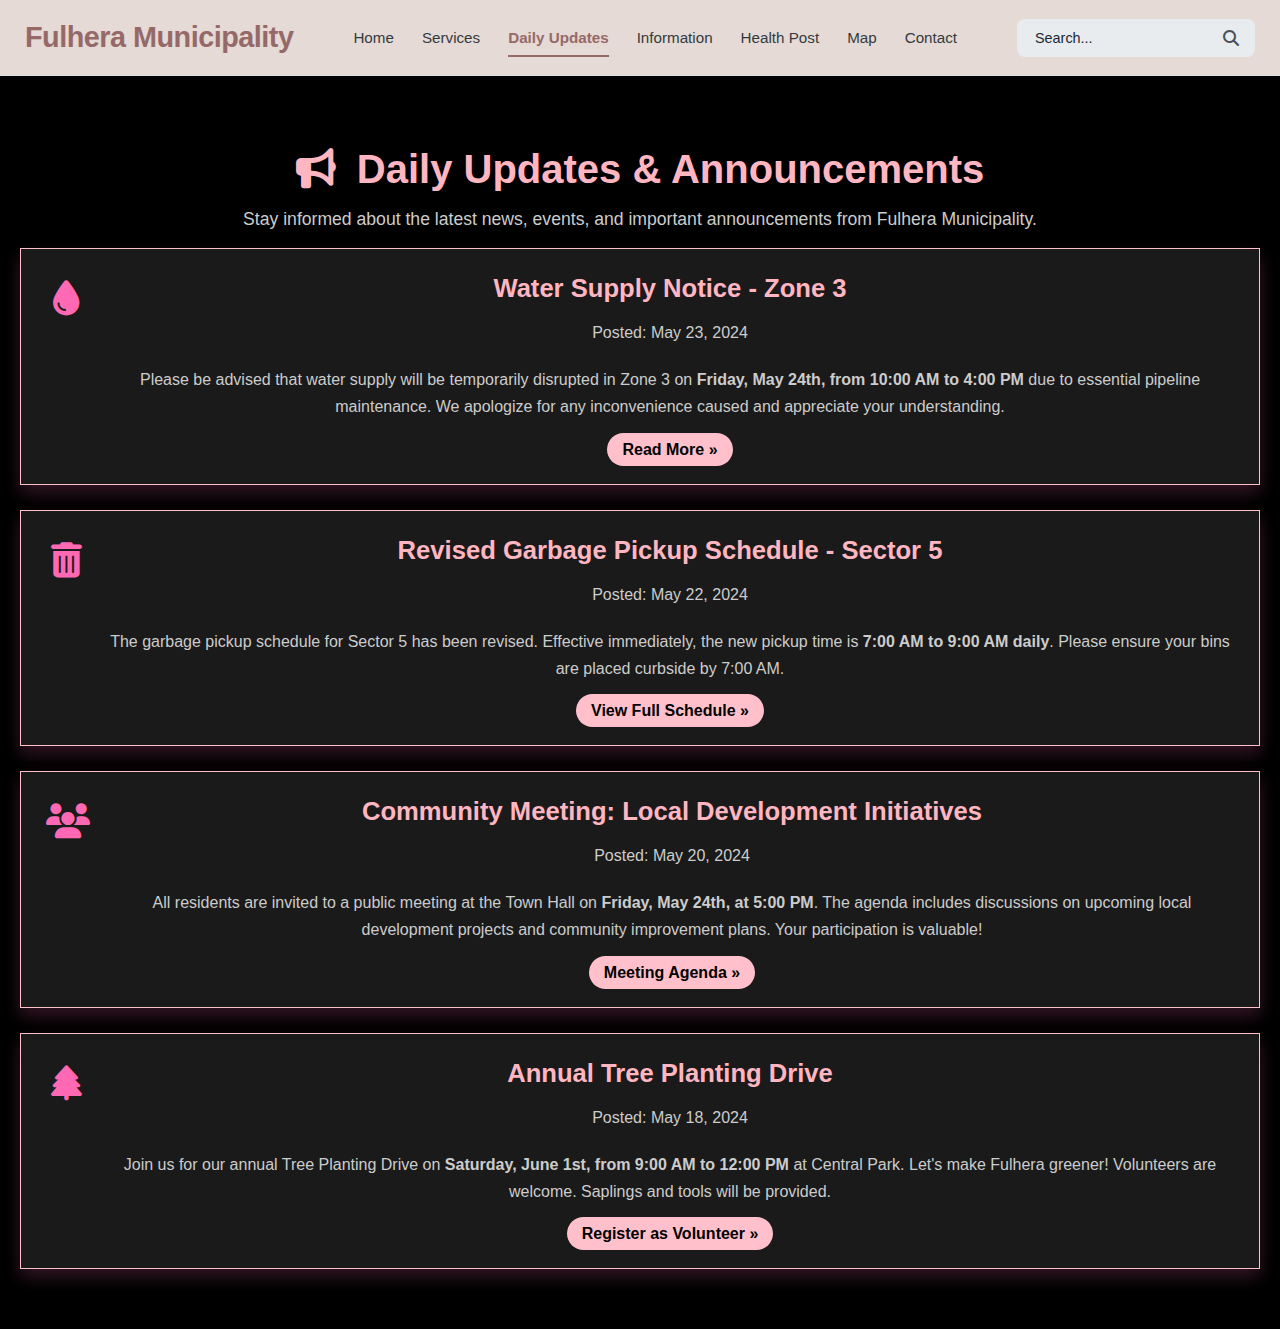
<file: Muncipality site/updates.html>
<!DOCTYPE html>
<html lang="en">
<head>
  <meta charset="UTF-8">
  <meta name="viewport" content="width=device-width, initial-scale=1.0">
  <title>Daily Updates - Fulhera Municipality</title>
  <link rel="stylesheet" href="https://cdnjs.cloudflare.com/ajax/libs/font-awesome/6.5.1/css/all.min.css">
  <link rel="stylesheet" href="updates.css">
  <link rel="stylesheet" href="navigation.css">
</head>
<body>

  <nav>
    <div class="nav-wrapper">
      <div class="nav-container">
        <div class="nav-logo">
          <!-- <img src="path/to/your/logo.svg" alt="Fulhera Municipality Logo"> -->
          <a href="index.html" class="logo-link"><h1>Fulhera Municipality</h1></a>
        </div>
        <div class="nav-links">
          <a href="index.html" data-key="home">Home</a>
          <a href="services.html" data-key="services">Services</a>
          <a href="updates.html" data-key="dailyUpdates" class="active">Daily Updates</a>
          <a href="info.html" data-key="informations">Information</a>
          <a href="health.html" data-key="healthPost">Health Post</a>
          <a href="map.html" data-key="map">Map</a>
          <a href="contact.html" data-key="contacts">Contact</a>
        </div>
        <div class="nav-search">
          <input type="search" placeholder="Search...">
          <i class="fa-solid fa-magnifying-glass"></i>
        </div>
        <button class="nav-mobile-toggle">
          <i class="fa-solid fa-bars"></i>
        </button>
      </div>
    </div>
  </nav>

  <section class="updates-section">
    <h1><i class="fas fa-bullhorn"></i> Daily Updates & Announcements</h1>
    <p class="section-intro">Stay informed about the latest news, events, and important announcements from Fulhera Municipality.</p>
    <div class="updates-list">
      <div class="update-card">
        <div class="update-icon"><i class="fas fa-tint"></i></div>
        <div class="update-content">
          <h3>Water Supply Notice - Zone 3</h3>
          <p class="update-date">Posted: May 23, 2024</p>
          <p>Please be advised that water supply will be temporarily disrupted in Zone 3 on <strong>Friday, May 24th, from 10:00 AM to 4:00 PM</strong> due to essential pipeline maintenance. We apologize for any inconvenience caused and appreciate your understanding.</p>
          <a href="#" class="read-more">Read More &raquo;</a>
        </div>
      </div>
      <div class="update-card">
        <div class="update-icon"><i class="fas fa-trash-alt"></i></div>
        <div class="update-content">
          <h3>Revised Garbage Pickup Schedule - Sector 5</h3>
          <p class="update-date">Posted: May 22, 2024</p>
          <p>The garbage pickup schedule for Sector 5 has been revised. Effective immediately, the new pickup time is <strong>7:00 AM to 9:00 AM daily</strong>. Please ensure your bins are placed curbside by 7:00 AM.</p>
          <a href="#" class="read-more">View Full Schedule &raquo;</a>
        </div>
      </div>
      <div class="update-card">
        <div class="update-icon"><i class="fas fa-users"></i></div>
        <div class="update-content">
          <h3>Community Meeting: Local Development Initiatives</h3>
          <p class="update-date">Posted: May 20, 2024</p>
          <p>All residents are invited to a public meeting at the Town Hall on <strong>Friday, May 24th, at 5:00 PM</strong>. The agenda includes discussions on upcoming local development projects and community improvement plans. Your participation is valuable!</p>
          <a href="#" class="read-more">Meeting Agenda &raquo;</a>
        </div>
      </div>
      <div class="update-card">
        <div class="update-icon"><i class="fas fa-tree"></i></div>
        <div class="update-content">
          <h3>Annual Tree Planting Drive</h3>
          <p class="update-date">Posted: May 18, 2024</p>
          <p>Join us for our annual Tree Planting Drive on <strong>Saturday, June 1st, from 9:00 AM to 12:00 PM</strong> at Central Park. Let's make Fulhera greener! Volunteers are welcome. Saplings and tools will be provided.</p>
          <a href="#" class="read-more">Register as Volunteer &raquo;</a>
        </div>
      </div>
    </div>
  </section>

<script src="navigation.js"></script>
</body>
</html>
</file>
<file: style.css>
@import url('https://fonts.googleapis.com/css2?family=Inconsolata:wght@400;500;600&family=Lemon&family=Patua+One&family=Poppins:wght@200;400;500;600;700;800;900&display=swap');
*{
    padding: 0;
    margin: 0;
    font-family: 'Poppins', sans-serif;
    box-sizing: border-box;
}

body{
    width: 100%;
    overflow-x: hidden;
    height: auto;
    position: relative;
    background-color: white;
}

/* nav{
    z-index: 10;
    position: sticky;
    top: 0;
    margin-top: 10px;
    
} */
nav .wrapper{
    position: absolute;
    top: 0;
    height: 10vh;
    width: 100%;
}

nav .nav-container{
    width: 100%;
    height: 100%;
    margin:  0 60px;
    position: relative;
    display: flex;
    justify-content: space-around;
    align-items: center;
}

nav .nav-container img{
    width: 60px;
}

nav .nav-container .links a{
    font-size: 1.3rem;
    color: black;
    text-decoration: none;
    margin: 0 20px;
    transition: 0.2s linear;
}

nav .nav-container .links a:hover{
    color: rgb(124, 123, 123);
    
}

nav .nav-container .search {
    width: 320px;
    box-shadow: 1px 1px 20px white;
    height: 5vh;
    display: flex;
    border-radius: 20px;
    overflow: hidden;
    border: 1px solid white;
}
nav .nav-container .search input{
    width: 86%;
    padding-left: 15px;
    font-size: 1    rem;
    height: 100%;
    background-color: transparent;
    color: white;
    border: none;
    outline: none;   
}
nav .nav-container .search i{
    color: white;
    display: flex;
    justify-content: center;
    align-items: center;
    font-size: 1.4rem;
    width: 14%;
    cursor: pointer;
    height: 100%;
}

section{
    width: 100%;
    height: 100vh;
    overflow: hidden;

}

/* landing page */

.landingpage{
   
   
    background-image: url('build.jpg');
    background-size: cover;
    background-position: center;
    background-repeat: no-repeat;

    display: flex;
    justify-content: center;
    align-items: center;
}

.landingpage .content{
    display: flex;
    margin-top: 150px;
    justify-content: space-around;
    align-items: center;
}

.landingpage .content .heading{
    margin-top: -100px;
    max-width:460px ;
    width: 100%;
}

.landingpage .content .heading h3{
    color: red;
    font-size: 1.6rem;
}   
.landingpage .content .heading h1{
    color: black;
    line-height: -2rem;
    font-size: 4.5rem;
}
.landingpage .content .heading p{
    color: black;
    font-size: 1.2rem;
}
.landingpage .content .heading button{
    width: 220px;
    height: 50px;
    margin: 20px;
    cursor: pointer;
    box-shadow: 2px 2px 10px black;
    letter-spacing: 1.5px;
    word-spacing: 5px;
    background: black;
    color: white;
    border-radius: 20px;
    font-family: 'Patua One', serif;
    transition: 0.5s linear;
}

.landingpage .content .heading button:hover{
    scale: 1.05;
}

.landingpage .content .image img{
    width: 800px;
    transform: rotate(40deg);
}
</file>
<file: Muncipality site/style.css>
@import url('https://fonts.googleapis.com/css2?family=Inconsolata:wght@400;500;600&family=Lemon&family=Patua+One&family=Poppins:wght@200;400;500;600;700;800;900&display=swap');

* {
    padding: 0;
    margin: 0;
    font-family: 'Poppins', sans-serif;
    box-sizing: border-box;
}

body {
    width: 100%;
    overflow-x: hidden;
    height: auto;
    position: relative;
    background-color: white;
}

@import url('navigation.css');

nav .wrapper {
    position: absolute;
    top: 0;
    width: 100%;
}

nav .nav-container {
    width: 100%;
    position: relative;
    display: flex;
    justify-content: space-between;
    align-items: center;
    padding: 1rem 2rem;
}

nav .nav-container img {
    width: 60px;
    transition: transform 0.3s ease;
}

nav .nav-container img:hover {
    transform: scale(1.05);
}

nav .nav-container .links a {
    font-size: 1.1rem;
    color: var(--text-color, #222);
    text-decoration: none;
    margin: 0 15px;
    transition: all 0.3s ease;
    position: relative;
    padding: 0.5rem 0;
}

nav .nav-container .links a:hover {
    color: var(--primary-color, #3a86ff);
}

nav .nav-container .links a::after {
    content: '';
    position: absolute;
    width: 0;
    height: 2px;
    bottom: 0;
    left: 50%;
    background-color: var(--primary-color, #3a86ff);
    transition: all 0.3s ease;
    transform: translateX(-50%);
}

nav .nav-container .links a:hover::after {
    width: 70%;
}

nav .nav-container .search {
    width: 280px;
    box-shadow: 0 2px 10px rgba(0, 0, 0, 0.1);
    height: 40px;
    display: flex;
    border-radius: 50px;
    overflow: hidden;
    border: 1px solid #eee;
    background-color: white;
    transition: all 0.3s ease;
}

nav .nav-container .search:focus-within {
    box-shadow: 0 0 0 2px var(--primary-color, #3a86ff);
    border-color: var(--primary-color, #3a86ff);
}

nav .nav-container .search input {
    width: 85%;
    padding-left: 15px;
    font-size: 0.9rem;
    height: 100%;
    background-color: transparent;
    color: #333;
    border: none;
    outline: none;
}

nav .nav-container .search i {
    color: #555;
    display: flex;
    justify-content: center;
    align-items: center;
    font-size: 1.1rem;
    width: 15%;
    cursor: pointer;
    height: 100%;
    transition: color 0.3s ease;
}

nav .nav-container .search i:hover {
    color: var(--primary-color, #3a86ff);
}

section {
    width: 100%;
    height: 100vh;
    overflow: hidden;

}



.landingpage {
    background-image: url(build.jpg);
    background-size: cover;

    background-position: center;
    background-repeat: no-repeat;
    display: flex;
    justify-content: center;
    align-items: center;
}

.landingpage .content {
    display: flex;
    margin-top: 150px;
    justify-content: space-around;
    align-items: center;
}

.landingpage .content .heading {
    margin-top: -100px;
    max-width: 460px;
    width: 100%;
}

.landingpage .content .heading h3 {
    color: #FFB6C1;
    font-size: 1.6rem;
}

.landingpage .content .heading h1 {
    color: #FFB6C1;
    line-height: -2rem;
    font-size: 4.5rem;
}

.landingpage .content .heading p {
    color: #f1eeee;
    font-size: 1.2rem;
}

.landingpage .content .heading button {
    width: 220px;
    height: 50px;
    margin: 20px;
    cursor: pointer;
    box-shadow: 2px 2px 10px #FFB6C1;
    letter-spacing: 1.5px;
    word-spacing: 5px;
    background: rgb(50, 39, 39);
    color: white;
    border-radius: 20px;
    font-family: 'Patua One', serif;
    transition: 0.5s linear;
}

.landingpage .content .heading button:hover {
    scale: 1.05;
}

.landingpage .content .image img {
    width: 800px;
    transform: rotate(40deg);
}




.aboutus {
    box-shadow: -5px -5px 100px black;
    background: rgb(23, 27, 28);
}

.aboutus .container {
    width: 100%;
    height: 100%;
    align-items: center;
    justify-content: space-evenly;
    display: flex;
}

.aboutus .container .aboutus-content {
    color: white;
    width: 30%;
}

.aboutus .container img {
    filter: drop-shadow(0 0 10px white);
}

.aboutus .container .aboutus-content h1 {
    text-align: center;
    margin-bottom: 20px;
    font-family: 'Patua One', serif;
    color: rgb(150, 105, 105);
    letter-spacing: 1px;
    font-size: 4rem;
}

.aboutus .container .aboutus-content p {
    font-size: 1.4rem;
    text-align: center;
}





.details-services {
    background-color: rgb(23, 27, 28);
}

.details-services .title {
    width: 100%;
    margin: 30px 0;
    height: auto;
    display: flex;
    justify-content: center;
}

.details-services .title h1 {
    font-size: 3rem;
    color: rgb(150, 105, 105);
    text-align: center;
    width: 40%;
}

.details-services .services {
    margin: 0 40px;
    display: flex;
    justify-content: space-around;
}

.details-services .services .card {
    margin: 0 10px;
    cursor: pointer;
    border-radius: 10px;
    box-shadow: 1px 1px 10px rgb(150, 105, 105);
    display: flex;
    flex-direction: column;
    justify-content: center;
}

.details-services .services:hover .card {
    scale: 1.1;
    transition: 0.3s cubic-bezier(0.645, 0.045, 0.355, 1);
}

.details-services .services:hover .card:not(:hover) {
    opacity: 0.2;
    backdrop-filter: blur(10px);
    scale: 1;
}

.details-services .services .card img {
    width: 70%;
    margin: 0 15%;
}

.details-services .services .card .discription {
    color: white;
    margin: 0 10px;
}

.details-services .services .card .discription h1 {

    font-family: 'Patua One', serif;
    letter-spacing: 1px;
    margin: 8px 0;
    text-align: center;
}

.details-services .services .card .discription p {
    float: left;
    margin-left: 2px;
}

.details-services .services .card .discription {
    float: right;
    font-family: 'Lemon', serif;
    margin: 10px 20px 10px 0;
}
</file>
<file: Muncipality site/navigation.css>
:root {
    --nav-bg-color: #e5dad5;
    --nav-height: 75px; 
    --primary-color: rgb(150, 105, 105); 
    --secondary-color: rgb(197, 21, 21); 
    --accent-color: rgb(50, 39, 39); 
    --nav-link-color: #343a40;
    --nav-link-hover-color: rgb(150, 105, 105); 
    --nav-link-active-color: rgb(150, 105, 105); 
    --search-bg-color: #e9ecef;
    --search-text-color: #212529;
    --search-placeholder-color: #192835;
    --search-icon-color: #495057;
    --nav-border-color: #dee2e6;
    --logo-font-size: 1.8rem;
    --link-font-size: 0.95rem;
}

nav {
    background-color: var(--nav-bg-color, #fff);
    border-bottom: 1px solid var(--nav-border-color, #dee2e6); 
    position: fixed;
    width: 100%;
    top: 0;
    left: 0;
    z-index: 1000;
    padding: 0 25px; 
    box-sizing: border-box;
}

.nav-wrapper {
    max-width: 1300px; 
    margin: 0 auto;
}

.nav-container {
    display: flex;
    justify-content: space-between;
    align-items: center;
    height: var(--nav-height, 75px);
}

.nav-logo {
    display: flex;
    align-items: center;
}

.nav-logo img {
    height: 45px; 
    margin-right: 12px;
}

.nav-logo h1 {
    font-size: var(--logo-font-size, 1.8rem);
    font-weight: 600; 
    color: var(--primary-color, #007bff);
    margin: 0;
    letter-spacing: -0.5px; 
}

.nav-logo .logo-link {
    text-decoration: none;
    display: flex;
    align-items: center;
    transition: opacity 0.3s ease;
}

.nav-logo .logo-link:hover {
    opacity: 0.85; 
}

.nav-links {
    display: flex;
    gap: 28px; 
}

.nav-links a {
    text-decoration: none;
    color: var(--nav-link-color, #333);
    font-weight: 500;
    font-size: var(--link-font-size, 0.95rem);
    padding: 10px 0; 
    position: relative;
    transition: color 0.2s ease;
}

.nav-links a::after {
    content: '';
    position: absolute;
    width: 0;
    height: 2.5px; 
    bottom: -1px; 
    left: 0;
    background-color: var(--nav-link-active-color, #0056b3);
    transition: width 0.3s ease;
}

.nav-links a:hover {
    color: var(--nav-link-hover-color, #0056b3);
}

.nav-links a.active {
    color: var(--nav-link-active-color, #0056b3);
    font-weight: 600; 
}

.nav-links a:hover::after,
.nav-links a.active::after {
    width: 100%;
}

.nav-search {
    display: flex;
    align-items: center;
    background-color: var(--search-bg-color, #e9ecef);
    padding: 9px 15px; 
    border-radius: 8px; 
    border: 1px solid transparent; 
    transition: border-color 0.2s ease, box-shadow 0.2s ease;
}

.nav-search:focus-within {
    border-color: var(--primary-color, #007bff);
    box-shadow: 0 0 0 0.2rem rgba(0, 123, 255, 0.25);
}

.nav-search input {
    border: none;
    outline: none;
    background-color: transparent;
    margin-right: 10px;
    color: var(--search-text-color, #212529);
    font-size: 0.9rem;
    width: 180px; 
}

.nav-search input::placeholder {
    color: var(--search-placeholder-color, #6c757d);
}

.nav-search i {
    color: var(--search-icon-color, #495057);
    cursor: pointer;
    transition: color 0.2s ease;
}

.nav-search i:hover {
    color: var(--primary-color, #007bff);
}

.nav-mobile-toggle {
    display: none;
    background: none;
    border: none;
    font-size: 1.9rem; 
    color: var(--primary-color, #007bff);
    cursor: pointer;
    padding: 5px;
}

@media (max-width: 1024px) { 
    .nav-links {
        gap: 20px;
    }
    .nav-logo h1 {
        font-size: calc(var(--logo-font-size, 1.8rem) * 0.9);
    }
    .nav-search input {
        width: 150px;
    }
}

@media (max-width: 820px) { 
    .nav-links {
        display: none; 
    }
    .nav-search {
        margin-left: auto; 
    }
    .nav-mobile-toggle {
        display: block;
        margin-left: 15px;
    }

    
    }

    .nav-links.open {
        display: flex;
        flex-direction: column;
        position: absolute;
        top: var(--nav-height, 75px);
        left: 0;
        width: 100%;
        background-color: var(--nav-bg-color, #fff);
        padding: 15px 25px; /* Adjusted padding */
        box-shadow: 0 5px 10px rgba(0, 0, 0, 0.1);
        border-top: 1px solid var(--nav-border-color, #dee2e6);
        align-items: flex-start; /* Align links to the start */
        gap: 0; /* Remove gap, use padding on links */
    }

    .nav-links.open a {
        padding: 12px 0; /* Full width clickable area */
        width: 100%;
        text-align: left;
        border-bottom: 1px solid var(--nav-border-color, #dee2e6); /* Separator */
    }
    .nav-links.open a:last-child {
        border-bottom: none;
    }

    .nav-links.open a::after {
       display: none; /* Remove underline for mobile stacked links */
    }


@media (max-width: 576px) { /* For smaller mobile devices */
    .nav-search {
        display: none; /* Hide search on very small screens */
    }
    .nav-logo h1 {
        font-size: calc(var(--logo-font-size, 1.8rem) * 0.8);
    }
    nav {
        padding: 0 15px;
    }
}
</file>
<file: Muncipality site/contact.css>
body {
  font-family: 'Poppins', sans-serif;
  margin: 0;
  background-color: var(--background-color, #000000);
  color: var(--text-color-primary, #FFFFFF);
}


:root {
  --topic-color: #FFB6C1; 
  --background-color: #000000; 
  --text-color-primary: #FFFFFF; 
  --text-color-secondary: #CCCCCC; 
  --accent-color-primary: #FF69B4; 
  --accent-color-secondary: #FFC0CB; 

  
  --primary-color: var(--topic-color); 
  --secondary-color: var(--accent-color-primary);
  --accent-color: var(--accent-color-secondary);
}

.contact-section {
  padding: 120px 30px 60px; 
  text-align: center;
}

.contact-section h1 {
  color: var(--topic-color, #FFB6C1); 
  margin-bottom: 15px;
  font-size: 2.5em;
}

.contact-section h1 i {
  margin-right: 10px;
}

.contact-section .section-intro {
  color: var(--text-color-secondary, #CCCCCC); 
  margin-bottom: 40px;
  font-size: 1.1em;
  max-width: 700px;
  margin-left: auto;
  margin-right: auto;
}

.contact-container {
  display: flex;
  flex-wrap: wrap; 
  gap: 40px;
  max-width: 1200px;
  margin: 0 auto;
  text-align: left;
}

.contact-info,
.contact-form-container {
  flex: 1;
  min-width: 300px; 
  padding: 20px;
  background-color: #1a1a1a; 
  border-radius: 12px;
  box-shadow: 0 8px 25px rgba(255, 105, 180, 0.15); 
  border: 1px solid var(--accent-color-secondary, #FFC0CB);
}



.contact-details h2,
.contact-form h2 {
  color: var(--topic-color, #FFB6C1);
  margin-bottom: 20px;
  font-size: 1.8em;
  border-bottom: 2px solid var(--accent-color-primary, #FF69B4); 
  padding-bottom: 10px;
}

.contact-info p {
  font-size: 1rem;
  line-height: 1.7;
  margin-bottom: 20px;
  color: var(--text-color-secondary, #CCCCCC); 
}

.contact-item i {
  color: var(--accent-color-primary, #FF69B4); 
  margin-right: 12px;
  font-size: 1.2em;
  width: 20px; 
  text-align: center;
}

.contact-item p,
.contact-item a {
  color: var(--text-color-secondary, #CCCCCC);
  text-decoration: none;
  transition: color 0.3s ease;
}

.contact-item a:hover {
  color: var(--accent-color-primary, #FF69B4);
}


.contact-info p a {
  color: var(--text-color-secondary, #CCCCCC);
  text-decoration: none;
  transition: color 0.3s ease;
}

.contact-info p a:hover {
  color: var(--accent-color-primary, #FF69B4);
  text-decoration: underline;
}

.social-links {
  margin-top: 25px;
}

.social-links a {
  color: var(--accent-color-primary, #FF69B4);
  margin: 0 10px;
  font-size: 1.8em;
  transition: color 0.3s ease;
}

.social-links a:hover {
  color: var(--topic-color, #FFB6C1);
}


.form-group {
  margin-bottom: 20px;
}

.form-group label {
  display: block;
  margin-bottom: 8px;
  font-weight: 600;
  color: var(--topic-color, #FFB6C1);
}

.form-group input,
.form-group textarea {
  width: 100%;
  padding: 12px;
  border: 1px solid var(--accent-color-secondary, #FFC0CB); 
  border-radius: 8px;
  font-size: 1em;
  transition: border-color 0.3s ease, box-shadow 0.3s ease;
  background-color: #333333; 
  color: var(--text-color-primary, #FFFFFF);
}

.form-group input:focus,
.form-group textarea:focus {
  border-color: var(--accent-color-primary, #FF69B4); 
  box-shadow: 0 0 0 0.2rem rgba(255, 105, 180, 0.3); 
  outline: none;
}

.submit-btn {
  background-color: var(--accent-color-primary, #FF69B4); 
  color: var(--background-color, #000000); 
  padding: 12px 25px;
  border: none;
  border-radius: 25px; 
  cursor: pointer;
  font-size: 1.1em;
  font-weight: 600;
  transition: background-color 0.3s ease, transform 0.2s ease;
  display: inline-block;
  text-align: center;
}

.submit-btn:hover {
  background-color: var(--topic-color, #FFB6C1); 
  color: var(--background-color, #000000);
  transform: translateY(-2px);
}

.submit-btn i {
  margin-left: 8px;
}


@media (max-width: 768px) {
  .contact-container {
    flex-direction: column;
  }
}
</file>
<file: Muncipality site/health.css>
body {
  font-family: 'Poppins', sans-serif;
  margin: 0;
  background-color: var(--background-color, #000000);
  color: var(--text-color-primary, #FFFFFF);
}

:root {
  --topic-color: #FFB6C1;
  --background-color: #000000; 
  --text-color-primary: #FFFFFF;
  --text-color-secondary: #CCCCCC; 
  --accent-color-primary: #FF69B4; 
  --accent-color-secondary: #FFC0CB; 

  --primary-color: var(--topic-color); 
  --secondary-color: var(--accent-color-primary);
  --accent-color: var(--accent-color-secondary);
}

.health-section {
  padding: 120px 30px 60px; 
  text-align: center;
}

.health-section h1 {
  color: var(--topic-color, #FFB6C1);
  margin-bottom: 10px;
  font-size: 2.2em;
  text-align: center;
}

.health-section h1 i {
  margin-right: 10px;
}

.health-section .section-intro {
  color: var(--text-color-secondary, #CCCCCC);
  margin-bottom: 40px;
  font-size: 1.1em;
  text-align: center;
  max-width: 800px;
  margin-left: auto;
  margin-right: auto;
}

.health-services-grid {
  display: grid;
  grid-template-columns: repeat(auto-fit, minmax(300px, 1fr));
  gap: 30px;
  max-width: 1200px;
  margin: 0 auto;
}

.health-service-card {
  background-color: #1a1a1a;
  border-radius: 12px;
  padding: 25px;
  box-shadow: 0 8px 16px rgba(255, 105, 180, 0.2); 
  transition: transform 0.3s ease, box-shadow 0.3s ease;
  display: flex;
  flex-direction: column;
  align-items: center; 
  text-align: center; 
  border: 1px solid var(--accent-color-secondary, #FFC0CB);
}

.health-service-card:hover {
  transform: translateY(-10px);
  box-shadow: 0 12px 24px rgba(255, 105, 180, 0.3);
}

.health-icon {
  font-size: 2.8em;
  color: var(--accent-color-primary, #FF69B4);
  margin-bottom: 20px;
}

.health-service-card h3 {
  color: var(--topic-color, #FFB6C1);
  margin-bottom: 10px;
  font-size: 1.6em;
}

.health-service-card p {
  color: var(--text-color-secondary, #CCCCCC);
  font-size: 0.95em;
  line-height: 1.6;
  margin-bottom: 20px;
  flex-grow: 1; 
}

.learn-more {
  color: var(--accent-color-primary, #FF69B4);
  text-decoration: none;
  font-weight: bold;
  transition: color 0.3s ease;
  align-self: center; 
  padding: 8px 15px;
  border-radius: 20px;
  background-color: var(--accent-color-secondary, #FFC0CB);
  color: var(--background-color, #000000);
}

.learn-more:hover {
  background-color: var(--accent-color-primary, #FF69B4);
  color: var(--text-color-primary, #FFFFFF);
  text-decoration: none;
}
</file>
<file: Muncipality site/info.css>
body {
  font-family: 'Poppins', sans-serif;
  margin: 0;
  background-color: var(--background-color, #000000);
  color: var(--text-color-primary, #FFFFFF);
}

:root {
  --topic-color: #FFB6C1; 
  --background-color: #000000; 
  --text-color-primary: #FFFFFF; 
  --text-color-secondary: #CCCCCC; 
  --accent-color-primary: #FF69B4; 
  --accent-color-secondary: #FFC0CB; 

  
  --primary-color: var(--topic-color); 
  --secondary-color: var(--accent-color-primary);
  --accent-color: var(--accent-color-secondary);
}

.info-section {
  padding: 120px 30px 60px; 
  text-align: center;
}

.info-section h1 {
  color: var(--topic-color, #FFB6C1); 
  margin-bottom: 10px;
  font-size: 2.5em;
  text-align: center;
}

.info-section h1 i {
  margin-right: 10px;
}

.info-section .section-intro {
  color: var(--text-color-secondary, #CCCCCC); 
  margin-bottom: 40px;
  font-size: 1.1em;
  text-align: center;
  max-width: 800px;
  margin-left: auto;
  margin-right: auto;
}

.info-grid {
  display: grid;
  grid-template-columns: repeat(auto-fit, minmax(300px, 1fr)); 
  gap: 30px;
  max-width: 1200px;
  margin: 0 auto;
}

.info-card {
  background-color: #1a1a1a; 
  border-radius: 12px;
  padding: 25px;
  box-shadow: 0 8px 16px rgba(255, 105, 180, 0.2); 
  transition: transform 0.3s ease, box-shadow 0.3s ease;
  display: flex;
  flex-direction: column;
  align-items: center; 
  text-align: center; 
  border: 1px solid var(--accent-color-secondary, #FFC0CB);
}

.info-card:hover {
  transform: translateY(-8px);
  box-shadow: 0 12px 24px rgba(255, 105, 180, 0.3);
}

.info-icon {
  font-size: 2.8em;
  color: var(--accent-color-primary, #FF69B4); 
  margin-bottom: 20px;
}

.info-card h3 {
  color: var(--topic-color, #FFB6C1);
  margin-bottom: 10px;
  font-size: 1.6em;
}

.info-card p {
  color: var(--text-color-secondary, #CCCCCC); 
  font-size: 0.95em;
  line-height: 1.6;
  margin-bottom: 20px;
  flex-grow: 1; 
}

.learn-more {
  color: var(--accent-color-primary, #FF69B4);
  text-decoration: none;
  font-weight: bold;
  transition: color 0.3s ease, background-color 0.3s ease;
  margin-top: auto; 
  padding: 8px 15px;
  border-radius: 20px;
  background-color: var(--accent-color-secondary, #FFC0CB);
  color: var(--background-color, #000000);
}

.learn-more:hover {
  background-color: var(--accent-color-primary, #FF69B4);
  color: var(--text-color-primary, #FFFFFF);
  text-decoration: none;
}

@media (max-width: 768px) {
  .info-section {
    padding: 100px 20px 40px; 
  }

  .info-section h1 {
    font-size: 2em; 
  }

  .info-section .section-intro {
    font-size: 1em;
  }

  .info-grid {
    grid-template-columns: repeat(auto-fit, minmax(280px, 1fr)); 
    gap: 20px;
  }

  .info-card h3 {
    font-size: 1.4em; 
  }

  .info-card p {
    font-size: 0.9em; 
  }

  .learn-more {
    font-size: 0.9em; 
    padding: 7px 12px;
  }
}

@media (max-width: 480px) {
  .info-section h1 {
    font-size: 1.8em;
  }

  .info-section .section-intro {
    font-size: 0.95em;
  }

  .info-grid {
    grid-template-columns: 1fr; 
  }

  .info-card {
    padding: 20px;
  }

  .info-card h3 {
    font-size: 1.3em;
  }

  .info-card p {
    font-size: 0.85em;
  }

  .learn-more {
    font-size: 0.85em;
  }
}
</file>
<file: Muncipality site/map.css>
body {
    font-family: 'Poppins', sans-serif;
    margin: 0;
    background-color: var(--background-color, #000000);
    color: var(--text-color-primary, #FFFFFF);
}

:root {
    --topic-color: #FFB6C1; 
    --background-color: #000000; 
    --text-color-primary: #FFFFFF; 
    --text-color-secondary: #CCCCCC; 
    --accent-color-primary: #FF69B4; 
    --accent-color-secondary: #FFC0CB; 

    
    --primary-color: var(--topic-color); 
    --secondary-color: var(--accent-color-primary);
    --accent-color: var(--accent-color-secondary);
}

.map-section {
    padding: 120px 20px 60px; 
    text-align: center;
}

.map-section h1 {
    color: var(--topic-color, #FFB6C1);
    margin-bottom: 20px;
    font-size: 2.5em;
}

.map-section h1 i {
    margin-right: 10px;
}

.map-container {
    width: 100%;
    max-width: 1000px; 
    height: 500px; 
    margin: 0 auto 30px auto; 
    border: 2px solid var(--accent-color-secondary, #FFC0CB);
    border-radius: 10px;
    overflow: hidden; 
    box-shadow: 0 8px 16px rgba(0, 0, 0, 0.3); 
}

.map-container iframe {
    width: 100%;
    height: 100%;
    border: none; 
}

.map-key-locations {
    margin-top: 40px;
    text-align: left; 
    max-width: 800px;
    margin-left: auto;
    margin-right: auto;
}

.map-key-locations h2 {
    color: var(--topic-color, #FFB6C1);
    margin-bottom: 15px;
    font-size: 1.8em;
    border-bottom: 2px solid var(--accent-color-secondary, #FFC0CB);
    padding-bottom: 5px;
}

.map-key-locations ul {
    list-style: none;
    padding: 0;
}

.map-key-locations li {
    color: var(--text-color-secondary, #CCCCCC);
    font-size: 1.1em;
    margin-bottom: 12px;
    padding: 10px 15px;
    border-radius: 8px;
    transition: background-color 0.3s ease, color 0.3s ease, transform 0.2s ease;
    cursor: pointer;
    display: flex;
    align-items: center; 
}

.map-key-locations li i {
    margin-right: 12px;
    color: var(--accent-color-primary, #FF69B4);
    font-size: 1.3em;
}

.map-key-locations li:hover {
    background-color: rgba(255, 182, 193, 0.1); 
    color: var(--accent-color-primary, #FF69B4); 
    transform: translateX(5px); 
    
    
}


@media (max-width: 768px) {
    .map-section {
        padding: 100px 15px 40px;
    }

    .map-section h1 {
        font-size: 2em;
    }

    .map-container {
        height: 400px; 
    }

    .map-key-locations h2 {
        font-size: 1.6em;
    }

    .map-key-locations li {
        font-size: 1em;
        padding: 8px 12px;
    }
}

@media (max-width: 480px) {
    .map-section h1 {
        font-size: 1.8em;
    }

    .map-container {
        height: 300px; 
    }

    .map-key-locations h2 {
        font-size: 1.4em;
    }

    .map-key-locations li {
        font-size: 0.9em;
    }

    .map-key-locations li i {
        font-size: 1.2em;
    }
}
</file>
<file: Muncipality site/services.css>
:root {
  --topic-color: #FFB6C1; 
  --background-color: #000000; 
  --text-color-primary: #FFFFFF; 
  --text-color-secondary: #CCCCCC; 
  --accent-color-primary: #FF69B4; 
  --accent-color-secondary: #FFC0CB; 

  --primary-color: var(--topic-color); 
  --secondary-color: var(--accent-color-primary);
  --accent-color: var(--accent-color-secondary);
  --light-grey: var(--background-color); 
  --dark-grey: var(--text-color-primary); 
  --white: var(--text-color-primary); 

  --card-shadow: 0 4px 12px rgba(255, 105, 180, 0.2); 
  --border-radius: 8px;

  --high-severity-bg: #FF69B4; 
  --high-severity-text: #000000; 
  --medium-severity-bg: #FFB6C1; 
  --medium-severity-text: #000000; 
  --low-severity-bg: #FFC0CB; 
  --low-severity-text: #000000; 
  --info-bg: #444444; 
  --info-text: #FFFFFF; 
}

body {
  margin: 0;
  font-family: 'Poppins', sans-serif;
  background-color: var(--background-color, #000000);
  color: var(--text-color-primary, #FFFFFF);
  line-height: 1.6;
}

.services-section {
  padding: 100px 20px 60px; 
  max-width: 1200px;
  margin: 0 auto;
}

.services-header {
  text-align: center;
  margin-bottom: 40px;
}

.services-header h1 {
  font-size: 2.5rem;
  color: var(--topic-color, #FFB6C1);
  margin-bottom: 8px;
}

.services-header p {
  font-size: 1.1rem;
  color: var(--text-color-secondary, #CCCCCC);
  max-width: 600px;
  margin: 0 auto;
}

.services-controls {
  display: flex;
  justify-content: space-between;
  align-items: center;
  margin-bottom: 30px;
  padding: 10px;
  background-color: #1a1a1a; 
  border-radius: var(--border-radius);
  box-shadow: var(--card-shadow);
  border: 1px solid var(--accent-color-secondary, #FFC0CB);
}

.search-bar {
  display: flex;
  align-items: center;
  background-color: #333333; 
  padding: 8px 12px;
  border-radius: var(--border-radius);
  flex-grow: 1;
  margin-right: 20px;
  border: 1px solid var(--accent-color-secondary, #FFC0CB);
}

.search-bar i {
  color: var(--accent-color-primary, #FF69B4);
  margin-right: 8px;
}

.search-bar input {
  border: none;
  outline: none;
  background: transparent;
  font-size: 0.95rem;
  width: 100%;
  color: var(--text-color-primary, #FFFFFF);
}

.filter-dropdown select {
  padding: 10px 12px;
  border: 1px solid var(--accent-color-secondary, #FFC0CB);
  border-radius: var(--border-radius);
  background-color: #333333; 
  color: var(--text-color-primary, #FFFFFF);
  font-size: 0.95rem;
  cursor: pointer;
}

.services-grid {
  display: grid;
  grid-template-columns: repeat(auto-fit, minmax(320px, 1fr));
  gap: 25px;
}

.service-card {
  background-color: #1a1a1a; 
  border-radius: var(--border-radius);
  box-shadow: var(--card-shadow);
  padding: 25px;
  display: flex;
  flex-direction: column;
  transition: transform 0.2s ease-in-out, box-shadow 0.2s ease-in-out;
  border: 1px solid var(--accent-color-secondary, #FFC0CB);
}

.service-card:hover {
  transform: translateY(-5px);
  box-shadow: 0 8px 16px var(--card-hover-shadow, rgba(255, 105, 180, 0.3));
}

.service-card-header {
  display: flex;
  justify-content: space-between;
  align-items: flex-start; 
  margin-bottom: 15px;
}

.service-title-group {
    display: flex;
    align-items: center; 
}

.service-title-group i {
  font-size: 1.8rem; /* Icon size */
  margin-right: 12px;
  color: var(--accent-color-primary, #FF69B4);
  width: 30px; 
  text-align: center;
}

.service-title-group h2 {
  font-size: 1.3rem;
  color: var(--topic-color, #FFB6C1);
  margin: 0;
  font-weight: 600;
}

.service-category {
  font-size: 0.8rem;
  font-weight: 500;
  padding: 5px 10px;
  border-radius: 15px; 
  white-space: nowrap;
}

.service-category.high {
  background-color: var(--high-severity-bg);
  color: var(--high-severity-text);
}

.service-category.medium {
  background-color: var(--medium-severity-bg);
  color: var(--medium-severity-text);
}

.service-category.low {
  background-color: var(--low-severity-bg);
  color: var(--low-severity-text);
}

.service-category.info {
  background-color: var(--info-bg);
  color: var(--info-text);
}

.service-card-body p {
  font-size: 0.95rem;
  color: var(--text-color-secondary, #CCCCCC);
  margin-bottom: 20px;
  flex-grow: 1; 
}

.service-card-footer {
  font-size: 0.85rem;
  color: var(--text-color-secondary, #CCCCCC); 
  margin-top: auto; 
}

/* Responsive Adjustments */
@media (max-width: 768px) {
  .services-controls {
    flex-direction: column;
    gap: 15px;
    align-items: stretch;
  }
  .search-bar {
    margin-right: 0;
  }
  .services-grid {
    grid-template-columns: 1fr; 
  }
}

@media (max-width: 480px) {
  .services-header h1 {
    font-size: 2rem;
  }
  .services-header p {
    font-size: 1rem;
  }
  .service-card {
    padding: 20px;
  }
  .service-title-group i {
    font-size: 1.6rem;
  }
  .service-title-group h2 {
    font-size: 1.15rem;
  }
}
</file>
<file: Muncipality site/updates.css>
body {
  font-family: 'Poppins', sans-serif;
  margin: 0;
  background-color: var(--background-color, #000000);
  color: var(--text-color-primary, #FFFFFF);
}

:root {
  --topic-color: #FFB6C1; 
  --background-color: #000000; 
  --text-color-primary: #FFFFFF; 
  --text-color-secondary: #CCCCCC; 
  --accent-color-primary: #FF69B4; 
  --accent-color-secondary: #FFC0CB; 

  --primary-color: var(--topic-color); 
  --secondary-color: var(--accent-color-primary);
  --accent-color: var(--accent-color-secondary);
}

.updates-section {
  padding: 120px 20px 60px;
  text-align: center;
}

.updates-section h1 {
  color: var(--topic-color, #FFB6C1);
  margin-bottom: 10px;
  font-size: 2.5em;
  text-align: center;
}

.updates-section h1 i {
  margin-right: 10px;
}

.updates-section .section-intro {
  color: var(--text-color-secondary, #CCCCCC);
  font-size: 1.1em;
  text-align: center;
  max-width: 800px;
  margin-left: auto;
  margin-right: auto;
}

.updates-list {
  display: flex;
  flex-direction: column;
  align-items: center;
  gap: 25px; /* Increased gap */
}

.update-card {
  background-color: #1a1a1a; 
  padding: 25px;
  box-shadow: 0 8px 16px rgba(255, 105, 180, 0.2); 
  transition: transform 0.3s ease, box-shadow 0.3s ease;
  border-left: 5px solid var(--accent-color-primary, #FF69B4); 
  border: 1px solid var(--accent-color-secondary, #FFC0CB);
  display: flex; 
  align-items: flex-start; 
  gap: 20px;
}

.update-card:hover {
  transform: translateY(-8px);
  box-shadow: 0 12px 24px rgba(255, 105, 180, 0.3);
}

.update-icon {
  font-size: 2.2rem; 
  color: var(--accent-color-primary, #FF69B4); 
  padding-top: 5px;
  min-width: 40px; 
  text-align: center;
  flex-shrink: 0; 
}

.update-content {
  flex-grow: 1; 
}

.update-card h3 {
  color: var(--topic-color, #FFB6C1);
  margin-top: 0;
  margin-bottom: 10px;
  font-size: 1.6em;
}

.update-card .date {
  font-size: 0.9em;
  color: var(--text-color-secondary, #CCCCCC);
  margin-bottom: 15px;
  display: block; 
}

.update-card p {
  color: var(--text-color-secondary, #CCCCCC); 
  font-size: 1em;
  line-height: 1.7;
  margin-bottom: 20px;
}

.update-card .read-more {
  color: var(--accent-color-primary, #FF69B4);
  text-decoration: none;
  font-weight: bold;
  transition: color 0.3s ease;
  padding: 8px 15px;
  border-radius: 20px;
  background-color: var(--accent-color-secondary, #FFC0CB);
  color: var(--background-color, #000000);
}

.update-card .read-more:hover {
  background-color: var(--accent-color-primary, #FF69B4);
  color: var(--text-color-primary, #FFFFFF);
  text-decoration: none;
}
</file>
